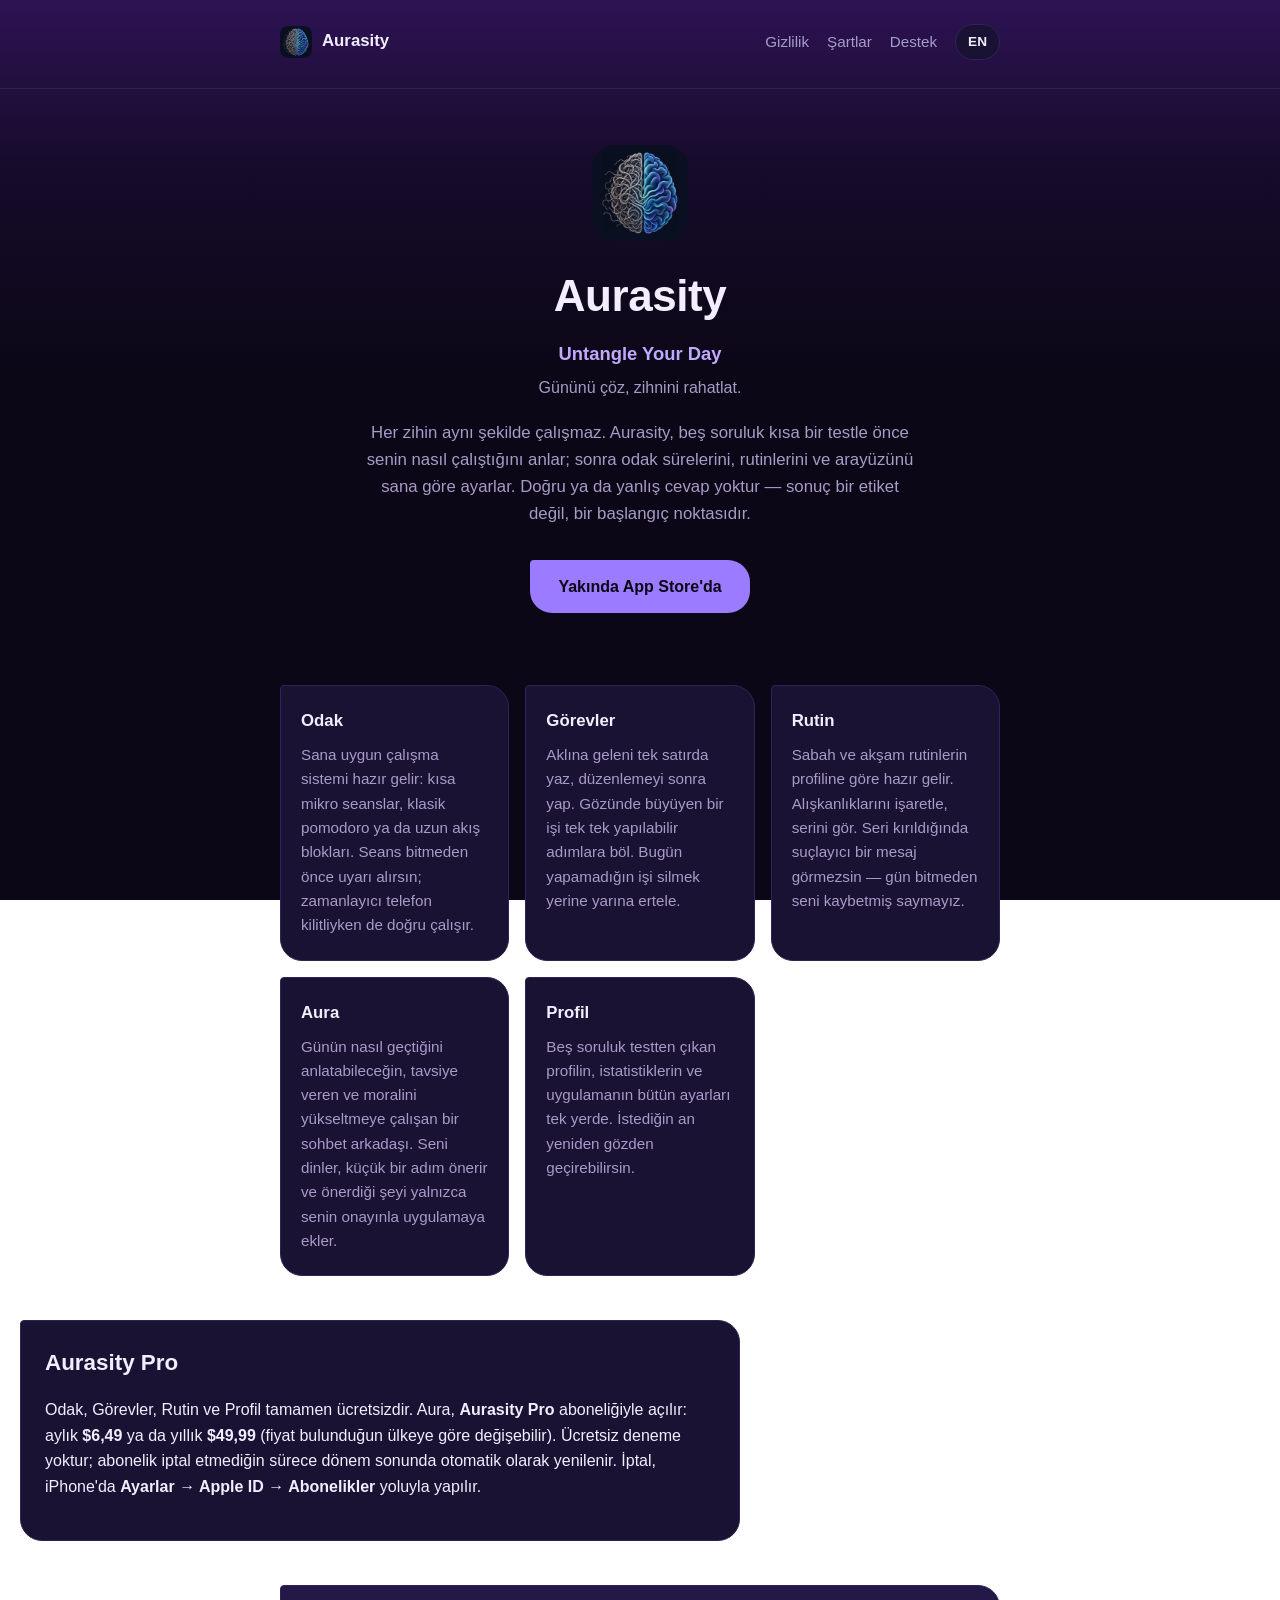
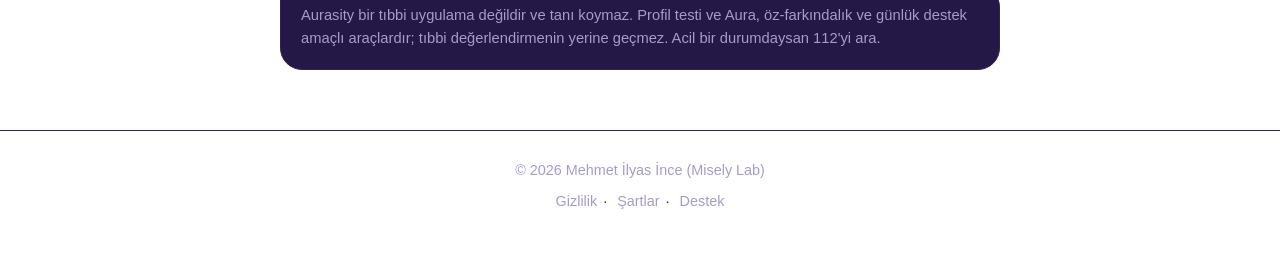
<file: index.html>
<!DOCTYPE html>
<html lang="tr">
<head>
<meta charset="UTF-8">
<meta name="viewport" content="width=device-width, initial-scale=1">
<title>Aurasity: Untangle Your Day</title>
<meta name="description" content="Aurasity; önce senin nasıl çalıştığını anlayan, sonra kendini sana göre ayarlayan bir odak, görev ve rutin uygulaması. Beş soruluk kısa bir profil testiyle başlar.">
<link rel="icon" type="image/png" href="assets/favicon.png">
<link rel="canonical" href="https://inceilyas.github.io/aurasity/">
<link rel="alternate" hreflang="tr" href="https://inceilyas.github.io/aurasity/">
<link rel="alternate" hreflang="en" href="https://inceilyas.github.io/aurasity/en/">
<link rel="stylesheet" href="assets/style.css">
</head>
<body>
<header class="site-header">
  <div class="wrap">
    <a class="brand" href="./">
      <img src="assets/logo.png" alt="Aurasity logosu" width="32" height="32">
      Aurasity
    </a>
    <nav class="top-nav" aria-label="Site menüsü">
      <a href="privacy/">Gizlilik</a>
      <a href="terms/">Şartlar</a>
      <a href="support/">Destek</a>
      <a class="lang-switch" href="en/" hreflang="en">EN</a>
    </nav>
  </div>
</header>

<main>
  <section class="hero wrap">
    <img class="hero-logo" src="assets/logo.png" alt="Aurasity logosu">
    <h1>Aurasity</h1>
    <p class="tagline">Untangle Your Day</p>
    <p class="tagline-tr">Gününü çöz, zihnini rahatlat.</p>
    <p class="lead">
      Her zihin aynı şekilde çalışmaz. Aurasity, beş soruluk kısa bir testle
      önce senin nasıl çalıştığını anlar; sonra odak sürelerini,
      rutinlerini ve arayüzünü sana göre ayarlar. Doğru ya da yanlış cevap
      yoktur — sonuç bir etiket değil, bir başlangıç noktasıdır.
    </p>
    <div class="cta-row">
      <a class="btn-store" href="#">Yakında App Store'da</a>
    </div>
  </section>

  <section class="wrap">
    <div class="features">
      <div class="feature-card">
        <h3>Odak</h3>
        <p>
          Sana uygun çalışma sistemi hazır gelir: kısa mikro seanslar,
          klasik pomodoro ya da uzun akış blokları. Seans bitmeden önce
          uyarı alırsın; zamanlayıcı telefon kilitliyken de doğru çalışır.
        </p>
      </div>
      <div class="feature-card">
        <h3>Görevler</h3>
        <p>
          Aklına geleni tek satırda yaz, düzenlemeyi sonra yap. Gözünde
          büyüyen bir işi tek tek yapılabilir adımlara böl. Bugün
          yapamadığın işi silmek yerine yarına ertele.
        </p>
      </div>
      <div class="feature-card">
        <h3>Rutin</h3>
        <p>
          Sabah ve akşam rutinlerin profiline göre hazır gelir.
          Alışkanlıklarını işaretle, serini gör. Seri kırıldığında
          suçlayıcı bir mesaj görmezsin — gün bitmeden seni kaybetmiş
          saymayız.
        </p>
      </div>
      <div class="feature-card">
        <h3>Aura</h3>
        <p>
          Günün nasıl geçtiğini anlatabileceğin, tavsiye veren ve
          moralini yükseltmeye çalışan bir sohbet arkadaşı. Seni dinler,
          küçük bir adım önerir ve önerdiği şeyi yalnızca senin
          onayınla uygulamaya ekler.
        </p>
      </div>
      <div class="feature-card">
        <h3>Profil</h3>
        <p>
          Beş soruluk testten çıkan profilin, istatistiklerin ve
          uygulamanın bütün ayarları tek yerde. İstediğin an yeniden
          gözden geçirebilirsin.
        </p>
      </div>
    </div>
  </section>

  <section class="block wrap">
    <div class="card">
      <h2>Aurasity Pro</h2>
      <p>
        Odak, Görevler, Rutin ve Profil tamamen ücretsizdir. Aura,
        <strong>Aurasity Pro</strong> aboneliğiyle açılır: aylık
        <strong>$6,49</strong> ya da yıllık <strong>$49,99</strong>
        (fiyat bulunduğun ülkeye göre değişebilir). Ücretsiz deneme
        yoktur; abonelik iptal etmediğin sürece dönem sonunda otomatik
        olarak yenilenir. İptal, iPhone'da <strong>Ayarlar → Apple ID →
        Abonelikler</strong> yoluyla yapılır.
      </p>
    </div>
  </section>

  <section class="wrap">
    <div class="disclaimer">
      Aurasity bir tıbbi uygulama değildir ve tanı koymaz. Profil testi ve
      Aura, öz-farkındalık ve günlük destek amaçlı araçlardır; tıbbi
      değerlendirmenin yerine geçmez. Acil bir durumdaysan 112'yi ara.
    </div>
  </section>
</main>

<footer class="site-footer">
  <div class="wrap">
    <div>© 2026 Mehmet İlyas İnce (Misely Lab)</div>
    <div class="footer-links">
      <a href="privacy/">Gizlilik</a><span>·</span>
      <a href="terms/">Şartlar</a><span>·</span>
      <a href="support/">Destek</a>
    </div>
  </div>
</footer>
</body>
</html>
</file>
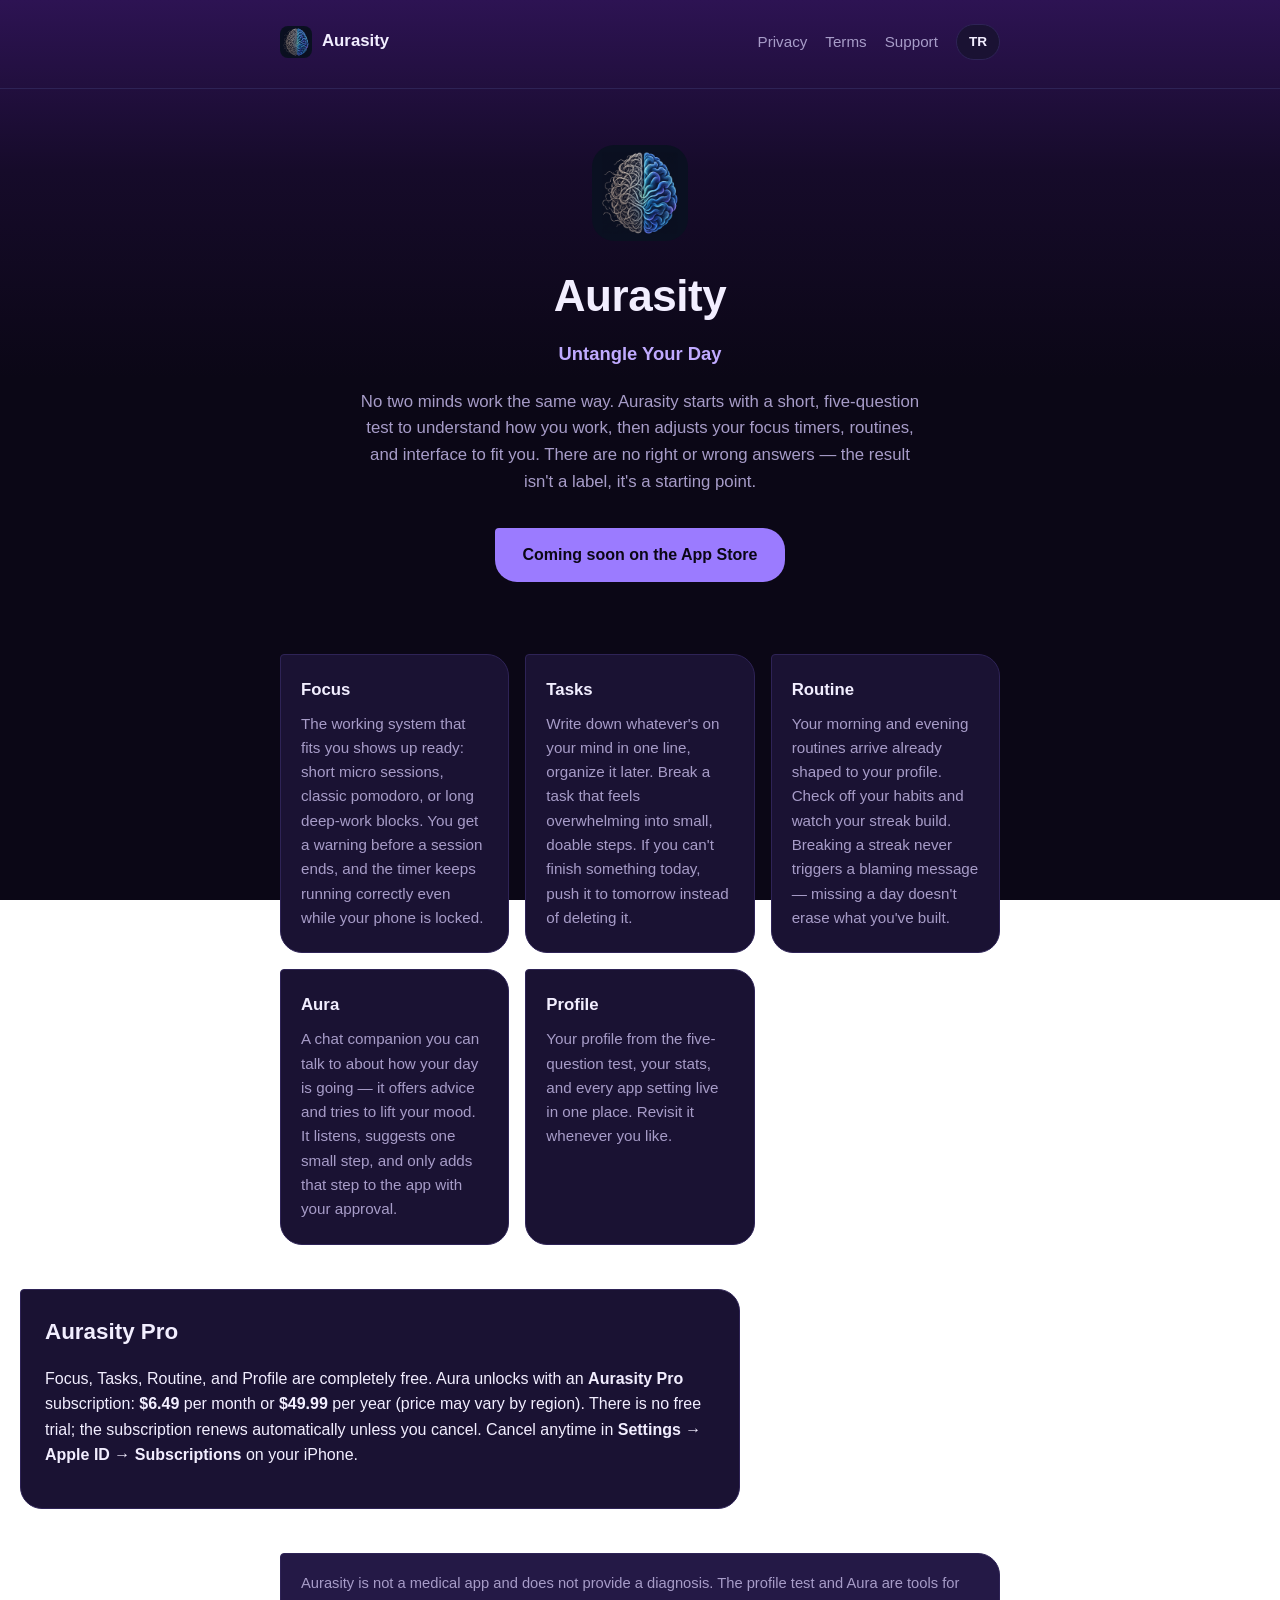
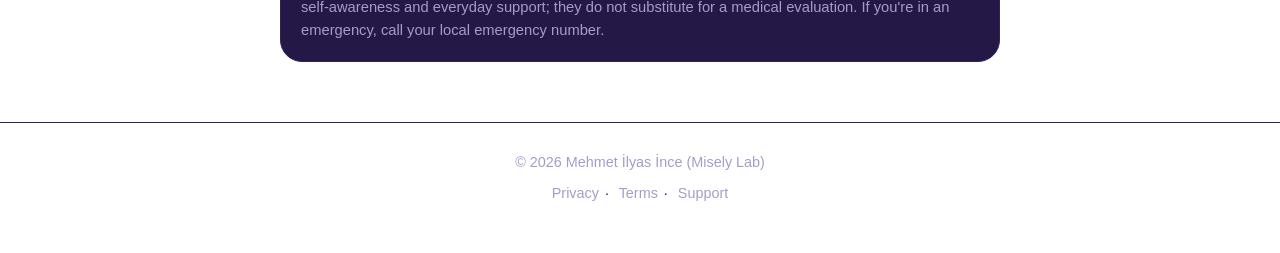
<file: en/index.html>
<!DOCTYPE html>
<html lang="en">
<head>
<meta charset="UTF-8">
<meta name="viewport" content="width=device-width, initial-scale=1">
<title>Aurasity: Untangle Your Day</title>
<meta name="description" content="Aurasity first learns how you work, then adjusts itself to you — a focus, task, and routine app that starts with a short five-question profile.">
<link rel="icon" type="image/png" href="../assets/favicon.png">
<link rel="canonical" href="https://inceilyas.github.io/aurasity/en/">
<link rel="alternate" hreflang="tr" href="https://inceilyas.github.io/aurasity/">
<link rel="alternate" hreflang="en" href="https://inceilyas.github.io/aurasity/en/">
<link rel="stylesheet" href="../assets/style.css">
</head>
<body>
<header class="site-header">
  <div class="wrap">
    <a class="brand" href="./">
      <img src="../assets/logo.png" alt="Aurasity logo" width="32" height="32">
      Aurasity
    </a>
    <nav class="top-nav" aria-label="Site navigation">
      <a href="privacy/">Privacy</a>
      <a href="terms/">Terms</a>
      <a href="support/">Support</a>
      <a class="lang-switch" href="../" hreflang="tr">TR</a>
    </nav>
  </div>
</header>

<main>
  <section class="hero wrap">
    <img class="hero-logo" src="../assets/logo.png" alt="Aurasity logo">
    <h1>Aurasity</h1>
    <p class="tagline">Untangle Your Day</p>
    <p class="lead">
      No two minds work the same way. Aurasity starts with a short,
      five-question test to understand how you work, then adjusts your
      focus timers, routines, and interface to fit you. There are no
      right or wrong answers — the result isn't a label, it's a starting
      point.
    </p>
    <div class="cta-row">
      <a class="btn-store" href="#">Coming soon on the App Store</a>
    </div>
  </section>

  <section class="wrap">
    <div class="features">
      <div class="feature-card">
        <h3>Focus</h3>
        <p>
          The working system that fits you shows up ready: short micro
          sessions, classic pomodoro, or long deep-work blocks. You get a
          warning before a session ends, and the timer keeps running
          correctly even while your phone is locked.
        </p>
      </div>
      <div class="feature-card">
        <h3>Tasks</h3>
        <p>
          Write down whatever's on your mind in one line, organize it
          later. Break a task that feels overwhelming into small,
          doable steps. If you can't finish something today, push it to
          tomorrow instead of deleting it.
        </p>
      </div>
      <div class="feature-card">
        <h3>Routine</h3>
        <p>
          Your morning and evening routines arrive already shaped to
          your profile. Check off your habits and watch your streak
          build. Breaking a streak never triggers a blaming message —
          missing a day doesn't erase what you've built.
        </p>
      </div>
      <div class="feature-card">
        <h3>Aura</h3>
        <p>
          A chat companion you can talk to about how your day is going —
          it offers advice and tries to lift your mood. It listens,
          suggests one small step, and only adds that step to the app
          with your approval.
        </p>
      </div>
      <div class="feature-card">
        <h3>Profile</h3>
        <p>
          Your profile from the five-question test, your stats, and
          every app setting live in one place. Revisit it whenever you
          like.
        </p>
      </div>
    </div>
  </section>

  <section class="block wrap">
    <div class="card">
      <h2>Aurasity Pro</h2>
      <p>
        Focus, Tasks, Routine, and Profile are completely free. Aura
        unlocks with an <strong>Aurasity Pro</strong> subscription: <strong>$6.49</strong>
        per month or <strong>$49.99</strong> per year (price may vary by
        region). There is no free trial; the subscription renews
        automatically unless you cancel. Cancel anytime in
        <strong>Settings → Apple ID → Subscriptions</strong> on your
        iPhone.
      </p>
    </div>
  </section>

  <section class="wrap">
    <div class="disclaimer">
      Aurasity is not a medical app and does not provide a diagnosis. The
      profile test and Aura are tools for self-awareness and everyday
      support; they do not substitute for a medical evaluation. If you're
      in an emergency, call your local emergency number.
    </div>
  </section>
</main>

<footer class="site-footer">
  <div class="wrap">
    <div>© 2026 Mehmet İlyas İnce (Misely Lab)</div>
    <div class="footer-links">
      <a href="privacy/">Privacy</a><span>·</span>
      <a href="terms/">Terms</a><span>·</span>
      <a href="support/">Support</a>
    </div>
  </div>
</footer>
</body>
</html>
</file>
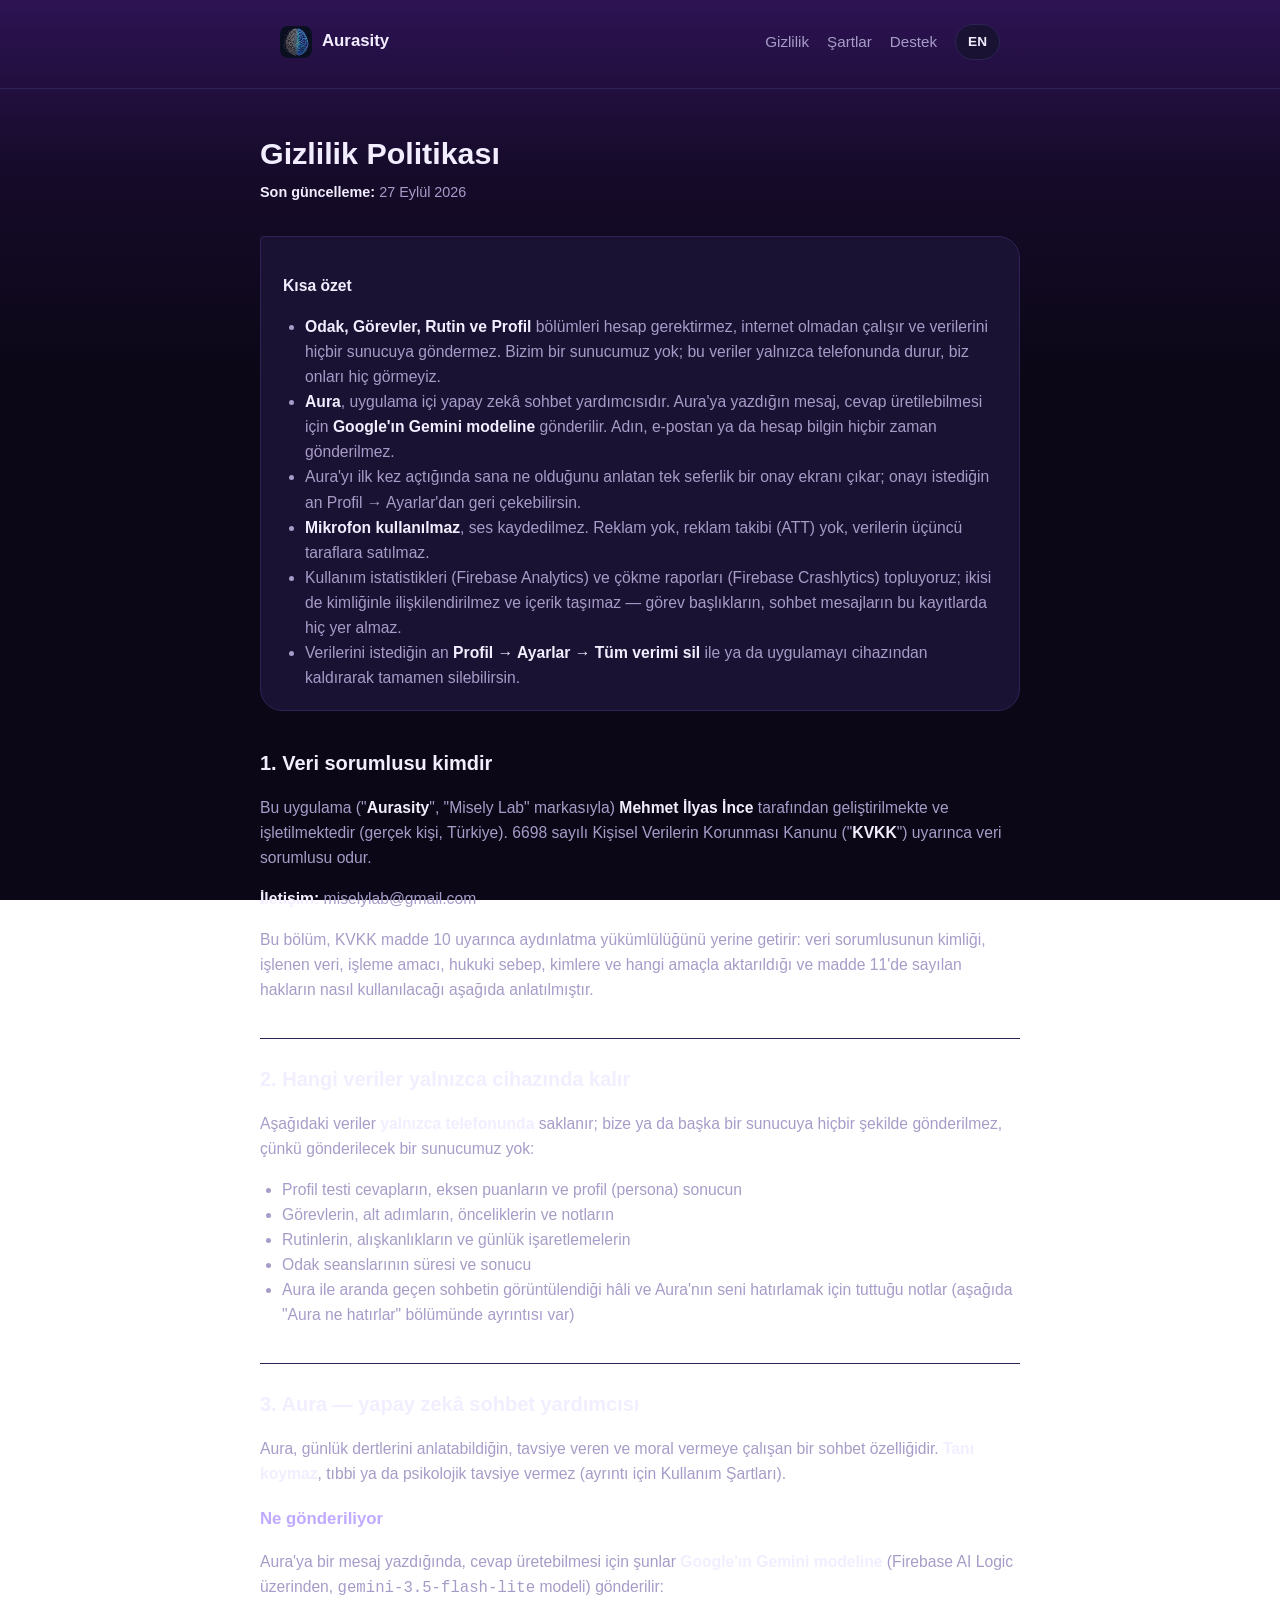
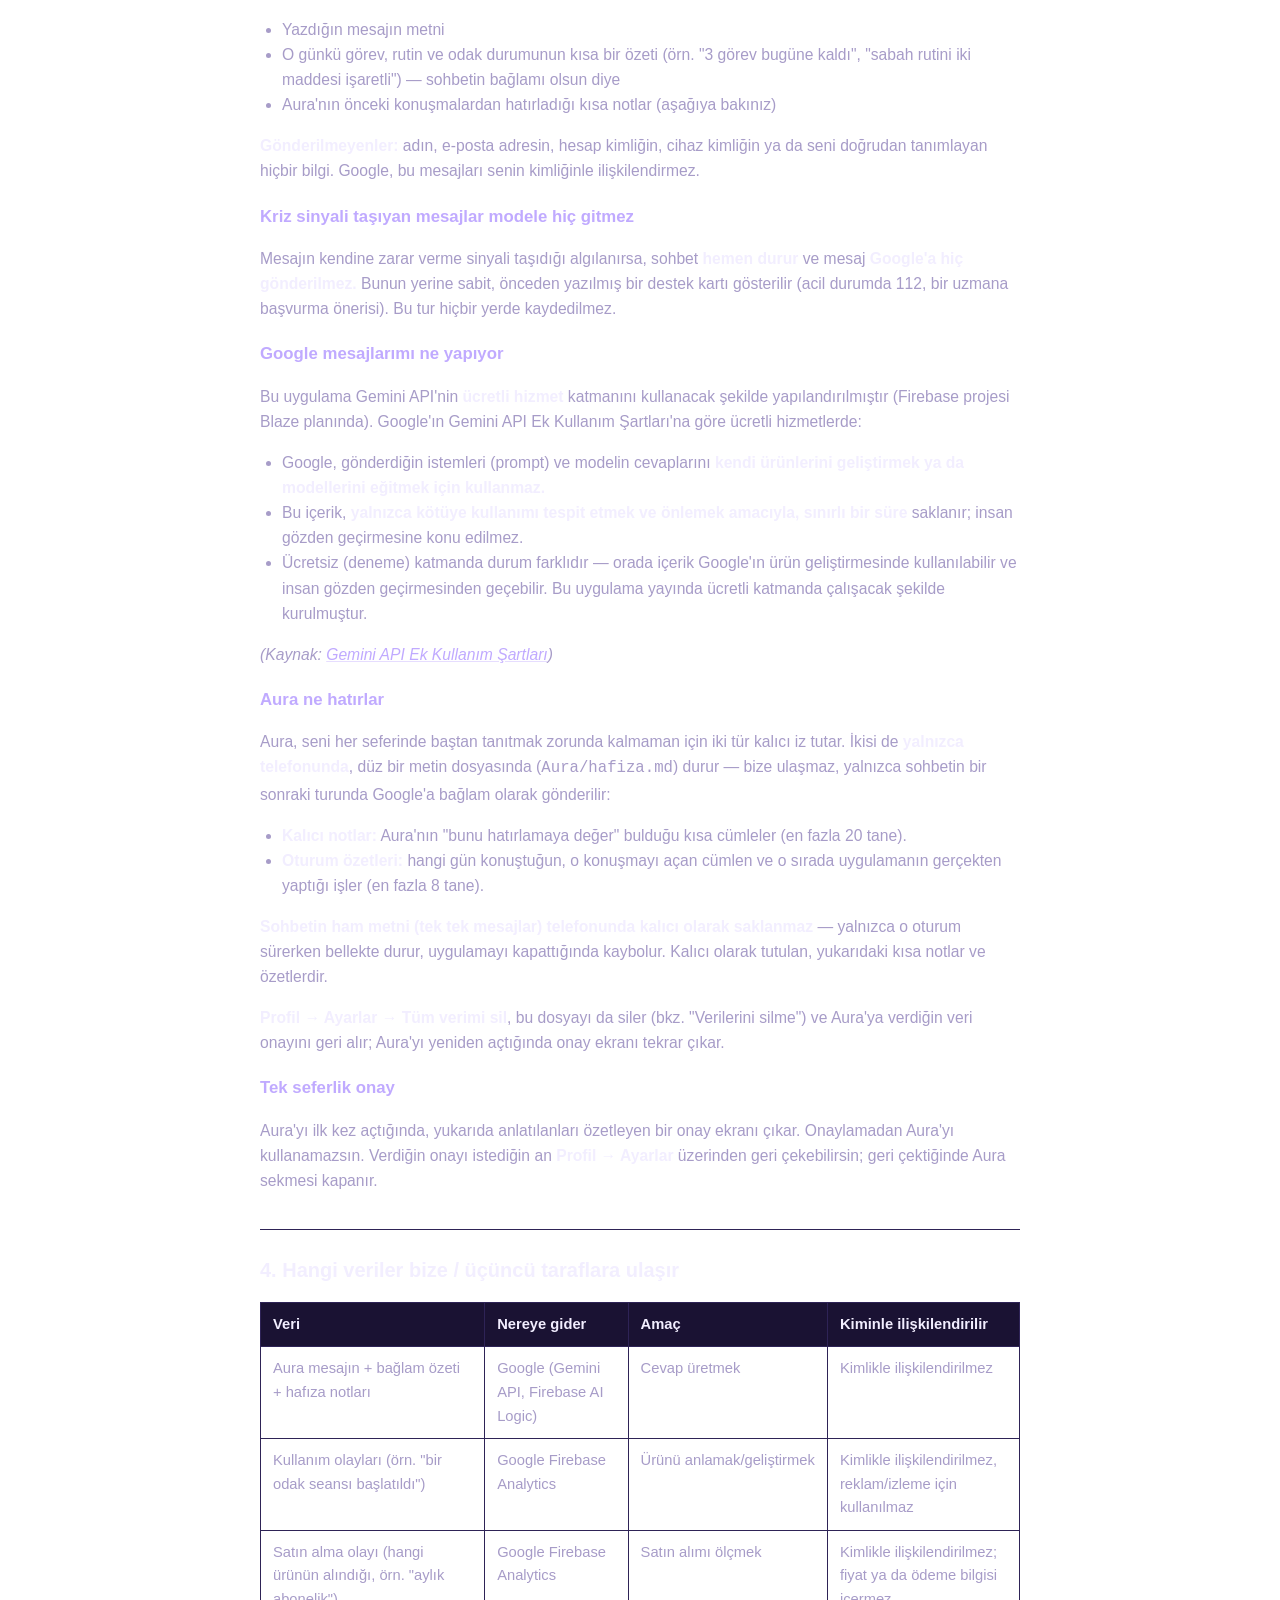
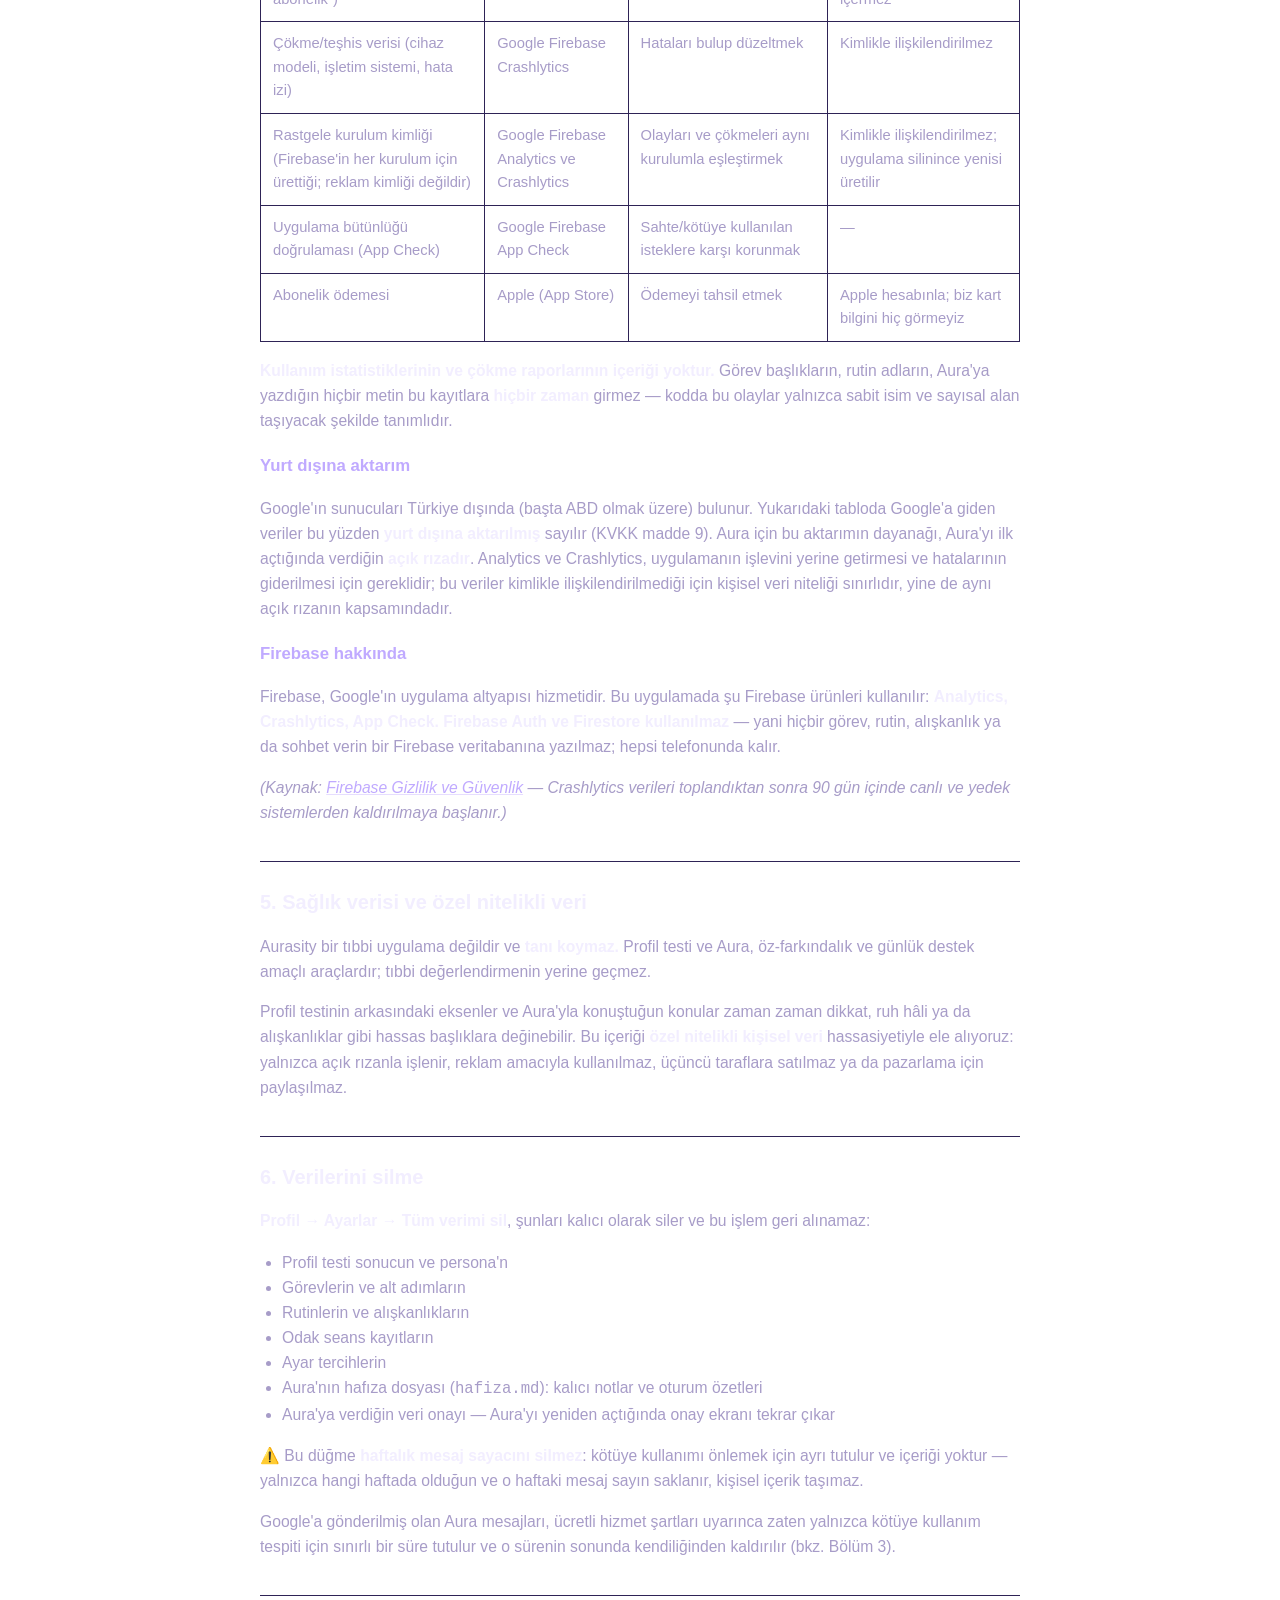
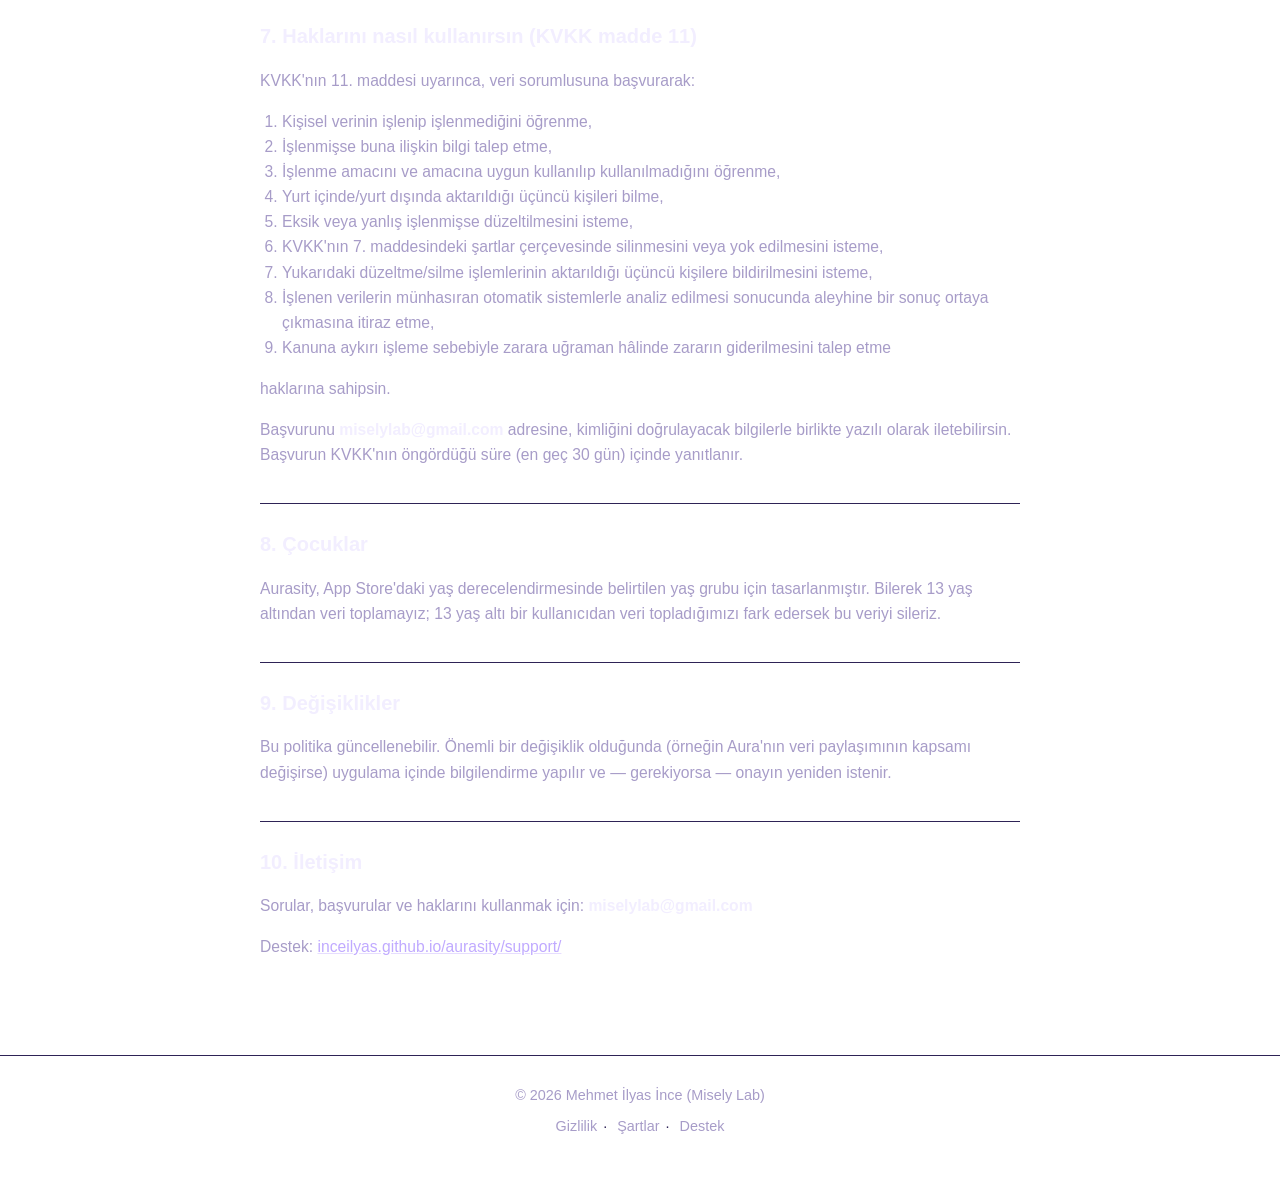
<file: privacy/index.html>
<!DOCTYPE html>
<html lang="tr">
<head>
<meta charset="UTF-8">
<meta name="viewport" content="width=device-width, initial-scale=1">
<title>Gizlilik Politikası — Aurasity</title>
<meta name="description" content="Aurasity uygulamasının gizlilik politikası: hangi veriler cihazda kalır, Aura ile Google'a ne gönderilir, verilerini nasıl silersin.">
<link rel="icon" type="image/png" href="../assets/favicon.png">
<link rel="canonical" href="https://inceilyas.github.io/aurasity/privacy/">
<link rel="alternate" hreflang="tr" href="https://inceilyas.github.io/aurasity/privacy/">
<link rel="alternate" hreflang="en" href="https://inceilyas.github.io/aurasity/en/privacy/">
<link rel="stylesheet" href="../assets/style.css">
</head>
<body>
<header class="site-header">
  <div class="wrap">
    <a class="brand" href="../">
      <img src="../assets/logo.png" alt="Aurasity logosu" width="32" height="32">
      Aurasity
    </a>
    <nav class="top-nav" aria-label="Site menüsü">
      <a href="../privacy/">Gizlilik</a>
      <a href="../terms/">Şartlar</a>
      <a href="../support/">Destek</a>
      <a class="lang-switch" href="../en/privacy/" hreflang="en">EN</a>
    </nav>
  </div>
</header>

<main class="wrap doc">
  <h1>Gizlilik Politikası</h1>
  <p class="updated"><strong>Son güncelleme:</strong> 27 Eylül 2026</p>

  <div class="summary-box">
    <p><strong>Kısa özet</strong></p>
    <ul>
      <li><strong>Odak, Görevler, Rutin ve Profil</strong> bölümleri hesap
        gerektirmez, internet olmadan çalışır ve verilerini hiçbir sunucuya
        göndermez. Bizim bir sunucumuz yok; bu veriler yalnızca telefonunda
        durur, biz onları hiç görmeyiz.</li>
      <li><strong>Aura</strong>, uygulama içi yapay zekâ sohbet
        yardımcısıdır. Aura'ya yazdığın mesaj, cevap üretilebilmesi için
        <strong>Google'ın Gemini modeline</strong> gönderilir. Adın,
        e-postan ya da hesap bilgin hiçbir zaman gönderilmez.</li>
      <li>Aura'yı ilk kez açtığında sana ne olduğunu anlatan tek seferlik
        bir onay ekranı çıkar; onayı istediğin an Profil → Ayarlar'dan
        geri çekebilirsin.</li>
      <li><strong>Mikrofon kullanılmaz</strong>, ses kaydedilmez. Reklam
        yok, reklam takibi (ATT) yok, verilerin üçüncü taraflara satılmaz.</li>
      <li>Kullanım istatistikleri (Firebase Analytics) ve çökme raporları
        (Firebase Crashlytics) topluyoruz; ikisi de kimliğinle
        ilişkilendirilmez ve içerik taşımaz — görev başlıkların, sohbet
        mesajların bu kayıtlarda hiç yer almaz.</li>
      <li>Verilerini istediğin an <strong>Profil → Ayarlar → Tüm verimi
        sil</strong> ile ya da uygulamayı cihazından kaldırarak tamamen
        silebilirsin.</li>
    </ul>
  </div>

  <h2>1. Veri sorumlusu kimdir</h2>
  <p>
    Bu uygulama ("<strong>Aurasity</strong>", "Misely Lab" markasıyla)
    <strong>Mehmet İlyas İnce</strong> tarafından geliştirilmekte ve
    işletilmektedir (gerçek kişi, Türkiye). 6698 sayılı Kişisel Verilerin
    Korunması Kanunu ("<strong>KVKK</strong>") uyarınca veri sorumlusu odur.
  </p>
  <p><strong>İletişim:</strong> miselylab@gmail.com</p>
  <p>
    Bu bölüm, KVKK madde 10 uyarınca aydınlatma yükümlülüğünü yerine
    getirir: veri sorumlusunun kimliği, işlenen veri, işleme amacı, hukuki
    sebep, kimlere ve hangi amaçla aktarıldığı ve madde 11'de sayılan
    hakların nasıl kullanılacağı aşağıda anlatılmıştır.
  </p>

  <h2>2. Hangi veriler yalnızca cihazında kalır</h2>
  <p>
    Aşağıdaki veriler <strong>yalnızca telefonunda</strong> saklanır; bize
    ya da başka bir sunucuya hiçbir şekilde gönderilmez, çünkü gönderilecek
    bir sunucumuz yok:
  </p>
  <ul>
    <li>Profil testi cevapların, eksen puanların ve profil (persona) sonucun</li>
    <li>Görevlerin, alt adımların, önceliklerin ve notların</li>
    <li>Rutinlerin, alışkanlıkların ve günlük işaretlemelerin</li>
    <li>Odak seanslarının süresi ve sonucu</li>
    <li>Aura ile aranda geçen sohbetin görüntülendiği hâli ve Aura'nın seni
      hatırlamak için tuttuğu notlar (aşağıda "Aura ne hatırlar" bölümünde
      ayrıntısı var)</li>
  </ul>

  <h2>3. Aura — yapay zekâ sohbet yardımcısı</h2>
  <p>
    Aura, günlük dertlerini anlatabildiğin, tavsiye veren ve moral vermeye
    çalışan bir sohbet özelliğidir. <strong>Tanı koymaz</strong>, tıbbi ya
    da psikolojik tavsiye vermez (ayrıntı için Kullanım Şartları).
  </p>

  <h3>Ne gönderiliyor</h3>
  <p>
    Aura'ya bir mesaj yazdığında, cevap üretebilmesi için şunlar
    <strong>Google'ın Gemini modeline</strong> (Firebase AI Logic
    üzerinden, <code>gemini-3.5-flash-lite</code> modeli) gönderilir:
  </p>
  <ul>
    <li>Yazdığın mesajın metni</li>
    <li>O günkü görev, rutin ve odak durumunun kısa bir özeti (örn. "3
      görev bugüne kaldı", "sabah rutini iki maddesi işaretli") — sohbetin
      bağlamı olsun diye</li>
    <li>Aura'nın önceki konuşmalardan hatırladığı kısa notlar (aşağıya
      bakınız)</li>
  </ul>
  <p>
    <strong>Gönderilmeyenler:</strong> adın, e-posta adresin, hesap
    kimliğin, cihaz kimliğin ya da seni doğrudan tanımlayan hiçbir bilgi.
    Google, bu mesajları senin kimliğinle ilişkilendirmez.
  </p>

  <h3>Kriz sinyali taşıyan mesajlar modele hiç gitmez</h3>
  <p>
    Mesajın kendine zarar verme sinyali taşıdığı algılanırsa, sohbet
    <strong>hemen durur</strong> ve mesaj <strong>Google'a hiç
    gönderilmez.</strong> Bunun yerine sabit, önceden yazılmış bir destek
    kartı gösterilir (acil durumda 112, bir uzmana başvurma önerisi). Bu
    tur hiçbir yerde kaydedilmez.
  </p>

  <h3>Google mesajlarımı ne yapıyor</h3>
  <p>
    Bu uygulama Gemini API'nin <strong>ücretli hizmet</strong> katmanını
    kullanacak şekilde yapılandırılmıştır (Firebase projesi Blaze
    planında). Google'ın Gemini API Ek Kullanım Şartları'na göre ücretli
    hizmetlerde:
  </p>
  <ul>
    <li>Google, gönderdiğin istemleri (prompt) ve modelin cevaplarını
      <strong>kendi ürünlerini geliştirmek ya da modellerini eğitmek için
      kullanmaz.</strong></li>
    <li>Bu içerik, <strong>yalnızca kötüye kullanımı tespit etmek ve
      önlemek amacıyla, sınırlı bir süre</strong> saklanır; insan gözden
      geçirmesine konu edilmez.</li>
    <li>Ücretsiz (deneme) katmanda durum farklıdır — orada içerik
      Google'ın ürün geliştirmesinde kullanılabilir ve insan gözden
      geçirmesinden geçebilir. Bu uygulama yayında ücretli katmanda
      çalışacak şekilde kurulmuştur.</li>
  </ul>
  <p>
    <em>(Kaynak:
    <a href="https://ai.google.dev/gemini-api/terms" rel="nofollow noopener" target="_blank">Gemini API Ek Kullanım Şartları</a>)</em>
  </p>

  <h3>Aura ne hatırlar</h3>
  <p>
    Aura, seni her seferinde baştan tanıtmak zorunda kalmaman için iki tür
    kalıcı iz tutar. İkisi de <strong>yalnızca telefonunda</strong>, düz
    bir metin dosyasında (<code>Aura/hafiza.md</code>) durur — bize
    ulaşmaz, yalnızca sohbetin bir sonraki turunda Google'a bağlam olarak
    gönderilir:
  </p>
  <ul>
    <li><strong>Kalıcı notlar:</strong> Aura'nın "bunu hatırlamaya değer"
      bulduğu kısa cümleler (en fazla 20 tane).</li>
    <li><strong>Oturum özetleri:</strong> hangi gün konuştuğun, o
      konuşmayı açan cümlen ve o sırada uygulamanın gerçekten yaptığı
      işler (en fazla 8 tane).</li>
  </ul>
  <p>
    <strong>Sohbetin ham metni (tek tek mesajlar) telefonunda kalıcı
    olarak saklanmaz</strong> — yalnızca o oturum sürerken bellekte durur,
    uygulamayı kapattığında kaybolur. Kalıcı olarak tutulan, yukarıdaki
    kısa notlar ve özetlerdir.
  </p>
  <p>
    <strong>Profil → Ayarlar → Tüm verimi sil</strong>, bu dosyayı da siler
    (bkz. "Verilerini silme") ve Aura'ya verdiğin veri onayını geri alır;
    Aura'yı yeniden açtığında onay ekranı tekrar çıkar.
  </p>

  <h3>Tek seferlik onay</h3>
  <p>
    Aura'yı ilk kez açtığında, yukarıda anlatılanları özetleyen bir onay
    ekranı çıkar. Onaylamadan Aura'yı kullanamazsın. Verdiğin onayı
    istediğin an <strong>Profil → Ayarlar</strong> üzerinden geri
    çekebilirsin; geri çektiğinde Aura sekmesi kapanır.
  </p>

  <h2>4. Hangi veriler bize / üçüncü taraflara ulaşır</h2>
  <table>
    <thead>
      <tr><th>Veri</th><th>Nereye gider</th><th>Amaç</th><th>Kiminle ilişkilendirilir</th></tr>
    </thead>
    <tbody>
      <tr>
        <td>Aura mesajın + bağlam özeti + hafıza notları</td>
        <td>Google (Gemini API, Firebase AI Logic)</td>
        <td>Cevap üretmek</td>
        <td>Kimlikle ilişkilendirilmez</td>
      </tr>
      <tr>
        <td>Kullanım olayları (örn. "bir odak seansı başlatıldı")</td>
        <td>Google Firebase Analytics</td>
        <td>Ürünü anlamak/geliştirmek</td>
        <td>Kimlikle ilişkilendirilmez, reklam/izleme için kullanılmaz</td>
      </tr>
      <tr>
        <td>Satın alma olayı (hangi ürünün alındığı, örn. "aylık abonelik")</td>
        <td>Google Firebase Analytics</td>
        <td>Satın alımı ölçmek</td>
        <td>Kimlikle ilişkilendirilmez; fiyat ya da ödeme bilgisi içermez</td>
      </tr>
      <tr>
        <td>Çökme/teşhis verisi (cihaz modeli, işletim sistemi, hata izi)</td>
        <td>Google Firebase Crashlytics</td>
        <td>Hataları bulup düzeltmek</td>
        <td>Kimlikle ilişkilendirilmez</td>
      </tr>
      <tr>
        <td>Rastgele kurulum kimliği (Firebase'in her kurulum için ürettiği; reklam kimliği değildir)</td>
        <td>Google Firebase Analytics ve Crashlytics</td>
        <td>Olayları ve çökmeleri aynı kurulumla eşleştirmek</td>
        <td>Kimlikle ilişkilendirilmez; uygulama silinince yenisi üretilir</td>
      </tr>
      <tr>
        <td>Uygulama bütünlüğü doğrulaması (App Check)</td>
        <td>Google Firebase App Check</td>
        <td>Sahte/kötüye kullanılan isteklere karşı korunmak</td>
        <td>—</td>
      </tr>
      <tr>
        <td>Abonelik ödemesi</td>
        <td>Apple (App Store)</td>
        <td>Ödemeyi tahsil etmek</td>
        <td>Apple hesabınla; biz kart bilgini hiç görmeyiz</td>
      </tr>
    </tbody>
  </table>
  <p>
    <strong>Kullanım istatistiklerinin ve çökme raporlarının içeriği
    yoktur.</strong> Görev başlıkların, rutin adların, Aura'ya yazdığın
    hiçbir metin bu kayıtlara <strong>hiçbir zaman</strong> girmez — kodda
    bu olaylar yalnızca sabit isim ve sayısal alan taşıyacak şekilde
    tanımlıdır.
  </p>

  <h3>Yurt dışına aktarım</h3>
  <p>
    Google'ın sunucuları Türkiye dışında (başta ABD olmak üzere) bulunur.
    Yukarıdaki tabloda Google'a giden veriler bu yüzden <strong>yurt
    dışına aktarılmış</strong> sayılır (KVKK madde 9). Aura için bu
    aktarımın dayanağı, Aura'yı ilk açtığında verdiğin <strong>açık
    rızadır</strong>. Analytics ve Crashlytics, uygulamanın işlevini
    yerine getirmesi ve hatalarının giderilmesi için gereklidir; bu
    veriler kimlikle ilişkilendirilmediği için kişisel veri niteliği
    sınırlıdır, yine de aynı açık rızanın kapsamındadır.
  </p>

  <h3>Firebase hakkında</h3>
  <p>
    Firebase, Google'ın uygulama altyapısı hizmetidir. Bu uygulamada şu
    Firebase ürünleri kullanılır: <strong>Analytics, Crashlytics, App
    Check.</strong> <strong>Firebase Auth ve Firestore kullanılmaz</strong>
    — yani hiçbir görev, rutin, alışkanlık ya da sohbet verin bir Firebase
    veritabanına yazılmaz; hepsi telefonunda kalır.
  </p>
  <p>
    <em>(Kaynak:
    <a href="https://firebase.google.com/support/privacy" rel="nofollow noopener" target="_blank">Firebase Gizlilik ve Güvenlik</a>
    — Crashlytics verileri toplandıktan sonra 90 gün içinde canlı ve yedek
    sistemlerden kaldırılmaya başlanır.)</em>
  </p>

  <h2>5. Sağlık verisi ve özel nitelikli veri</h2>
  <p>
    Aurasity bir tıbbi uygulama değildir ve <strong>tanı koymaz.</strong>
    Profil testi ve Aura, öz-farkındalık ve günlük destek amaçlı
    araçlardır; tıbbi değerlendirmenin yerine geçmez.
  </p>
  <p>
    Profil testinin arkasındaki eksenler ve Aura'yla konuştuğun konular
    zaman zaman dikkat, ruh hâli ya da alışkanlıklar gibi hassas
    başlıklara değinebilir. Bu içeriği <strong>özel nitelikli kişisel
    veri</strong> hassasiyetiyle ele alıyoruz: yalnızca açık rızanla
    işlenir, reklam amacıyla kullanılmaz, üçüncü taraflara satılmaz ya da
    pazarlama için paylaşılmaz.
  </p>

  <h2>6. Verilerini silme</h2>
  <p>
    <strong>Profil → Ayarlar → Tüm verimi sil</strong>, şunları kalıcı
    olarak siler ve bu işlem geri alınamaz:
  </p>
  <ul>
    <li>Profil testi sonucun ve persona'n</li>
    <li>Görevlerin ve alt adımların</li>
    <li>Rutinlerin ve alışkanlıkların</li>
    <li>Odak seans kayıtların</li>
    <li>Ayar tercihlerin</li>
    <li>Aura'nın hafıza dosyası (<code>hafiza.md</code>): kalıcı notlar ve
      oturum özetleri</li>
    <li>Aura'ya verdiğin veri onayı — Aura'yı yeniden açtığında onay
      ekranı tekrar çıkar</li>
  </ul>
  <p>
    ⚠️ Bu düğme <strong>haftalık mesaj sayacını silmez</strong>: kötüye
    kullanımı önlemek için ayrı tutulur ve içeriği yoktur — yalnızca
    hangi haftada olduğun ve o haftaki mesaj sayın saklanır, kişisel
    içerik taşımaz.
  </p>
  <p>
    Google'a gönderilmiş olan Aura mesajları, ücretli hizmet şartları
    uyarınca zaten yalnızca kötüye kullanım tespiti için sınırlı bir süre
    tutulur ve o sürenin sonunda kendiliğinden kaldırılır (bkz. Bölüm 3).
  </p>

  <h2>7. Haklarını nasıl kullanırsın (KVKK madde 11)</h2>
  <p>
    KVKK'nın 11. maddesi uyarınca, veri sorumlusuna başvurarak:
  </p>
  <ol>
    <li>Kişisel verinin işlenip işlenmediğini öğrenme,</li>
    <li>İşlenmişse buna ilişkin bilgi talep etme,</li>
    <li>İşlenme amacını ve amacına uygun kullanılıp kullanılmadığını
      öğrenme,</li>
    <li>Yurt içinde/yurt dışında aktarıldığı üçüncü kişileri bilme,</li>
    <li>Eksik veya yanlış işlenmişse düzeltilmesini isteme,</li>
    <li>KVKK'nın 7. maddesindeki şartlar çerçevesinde silinmesini veya yok
      edilmesini isteme,</li>
    <li>Yukarıdaki düzeltme/silme işlemlerinin aktarıldığı üçüncü
      kişilere bildirilmesini isteme,</li>
    <li>İşlenen verilerin münhasıran otomatik sistemlerle analiz edilmesi
      sonucunda aleyhine bir sonuç ortaya çıkmasına itiraz etme,</li>
    <li>Kanuna aykırı işleme sebebiyle zarara uğraman hâlinde zararın
      giderilmesini talep etme</li>
  </ol>
  <p>haklarına sahipsin.</p>
  <p>
    Başvurunu <strong>miselylab@gmail.com</strong> adresine, kimliğini
    doğrulayacak bilgilerle birlikte yazılı olarak iletebilirsin.
    Başvurun KVKK'nın öngördüğü süre (en geç 30 gün) içinde yanıtlanır.
  </p>

  <h2>8. Çocuklar</h2>
  <p>
    Aurasity, App Store'daki yaş derecelendirmesinde belirtilen yaş grubu
    için tasarlanmıştır. Bilerek 13 yaş altından veri toplamayız; 13 yaş
    altı bir kullanıcıdan veri topladığımızı fark edersek bu veriyi
    sileriz.
  </p>

  <h2>9. Değişiklikler</h2>
  <p>
    Bu politika güncellenebilir. Önemli bir değişiklik olduğunda (örneğin
    Aura'nın veri paylaşımının kapsamı değişirse) uygulama içinde
    bilgilendirme yapılır ve — gerekiyorsa — onayın yeniden istenir.
  </p>

  <h2>10. İletişim</h2>
  <p>
    Sorular, başvurular ve haklarını kullanmak için:
    <strong>miselylab@gmail.com</strong>
  </p>
  <p>Destek: <a href="../support/">inceilyas.github.io/aurasity/support/</a></p>
</main>

<footer class="site-footer">
  <div class="wrap">
    <div>© 2026 Mehmet İlyas İnce (Misely Lab)</div>
    <div class="footer-links">
      <a href="../privacy/">Gizlilik</a><span>·</span>
      <a href="../terms/">Şartlar</a><span>·</span>
      <a href="../support/">Destek</a>
    </div>
  </div>
</footer>
</body>
</html>
</file>
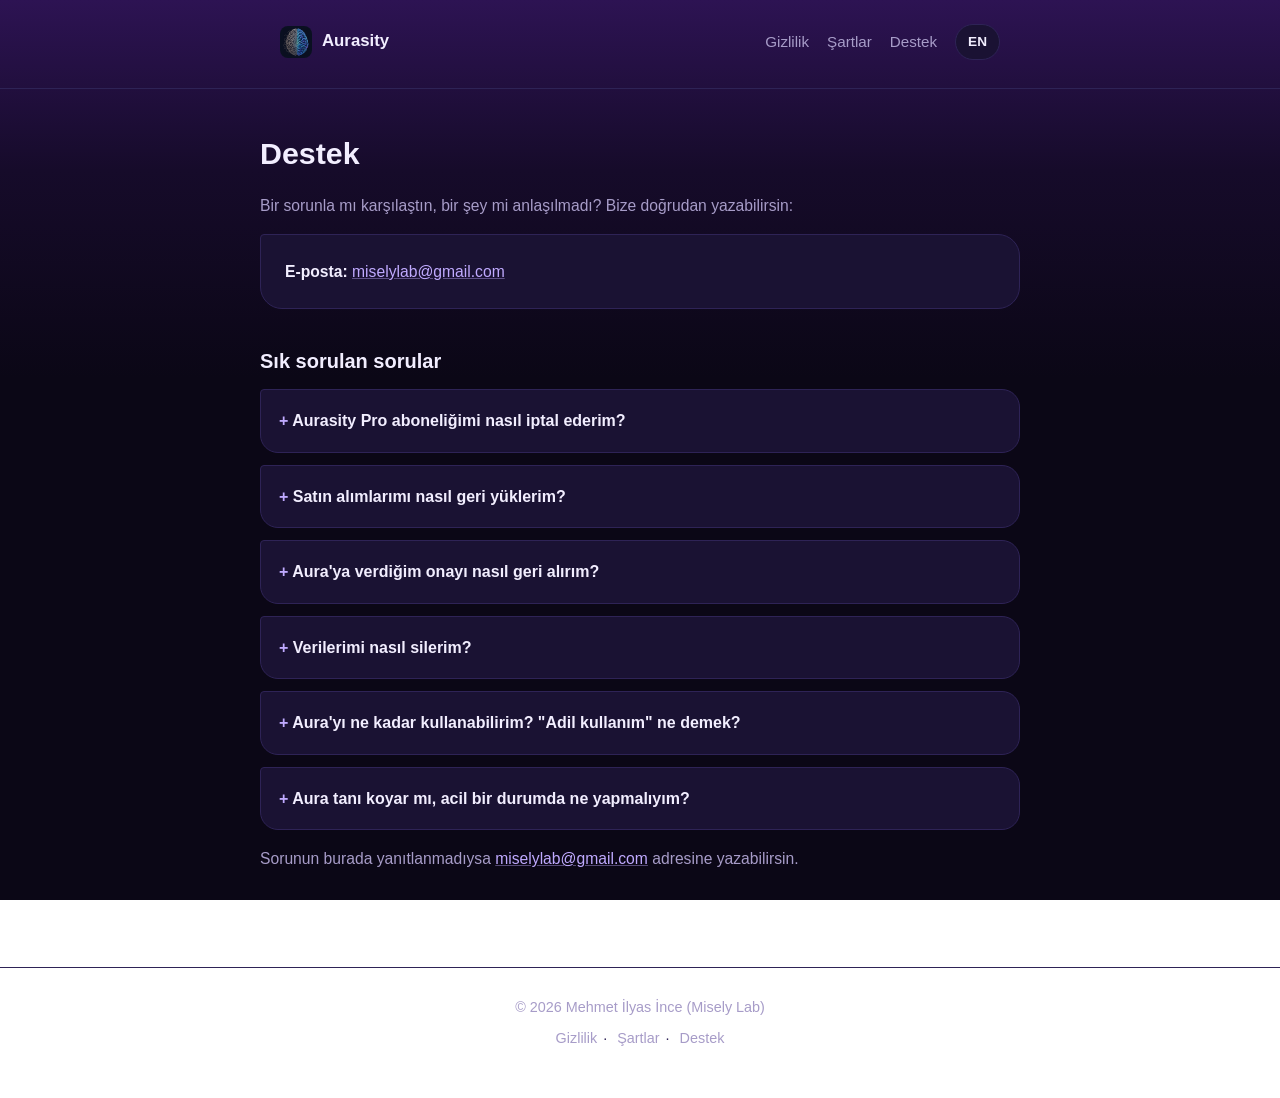
<file: support/index.html>
<!DOCTYPE html>
<html lang="tr">
<head>
<meta charset="UTF-8">
<meta name="viewport" content="width=device-width, initial-scale=1">
<title>Destek — Aurasity</title>
<meta name="description" content="Aurasity için destek: iletişim, abonelik iptali, satın alımları geri yükleme, veri silme ve sık sorulan sorular.">
<link rel="icon" type="image/png" href="../assets/favicon.png">
<link rel="canonical" href="https://inceilyas.github.io/aurasity/support/">
<link rel="alternate" hreflang="tr" href="https://inceilyas.github.io/aurasity/support/">
<link rel="alternate" hreflang="en" href="https://inceilyas.github.io/aurasity/en/support/">
<link rel="stylesheet" href="../assets/style.css">
</head>
<body>
<header class="site-header">
  <div class="wrap">
    <a class="brand" href="../">
      <img src="../assets/logo.png" alt="Aurasity logosu" width="32" height="32">
      Aurasity
    </a>
    <nav class="top-nav" aria-label="Site menüsü">
      <a href="../privacy/">Gizlilik</a>
      <a href="../terms/">Şartlar</a>
      <a href="../support/">Destek</a>
      <a class="lang-switch" href="../en/support/" hreflang="en">EN</a>
    </nav>
  </div>
</header>

<main class="wrap doc">
  <h1>Destek</h1>
  <p>
    Bir sorunla mı karşılaştın, bir şey mi anlaşılmadı? Bize doğrudan
    yazabilirsin:
  </p>
  <div class="card" style="margin-bottom: 32px;">
    <p style="margin:0;">
      <strong>E-posta:</strong>
      <a href="mailto:miselylab@gmail.com">miselylab@gmail.com</a>
    </p>
  </div>

  <h2>Sık sorulan sorular</h2>

  <details class="faq">
    <summary>Aurasity Pro aboneliğimi nasıl iptal ederim?</summary>
    <p>
      Abonelik iptali App Store üzerinden yönetilir, uygulama içinden
      yapılmaz. iPhone'unda:
      <strong>Ayarlar → [adın] → Abonelikler → Aurasity Pro → Aboneliği
      İptal Et</strong> yolunu izle. İptal, mevcut ödediğin dönem
      bitmeden en az 24 saat önce yapılmalıdır; iptal ettiğinde ödediğin
      dönemin sonuna kadar Aura'yı kullanmaya devam edersin.
    </p>
  </details>

  <details class="faq">
    <summary>Satın alımlarımı nasıl geri yüklerim?</summary>
    <p>
      Aurasity Pro'yu daha önce satın aldıysan ve yeni bir cihaza geçtiysen
      ya da uygulamayı yeniden kurduysan, <strong>Profil → Ayarlar</strong>
      bölümündeki "Satın alımları geri yükle" seçeneğiyle aboneliğini
      aynı Apple hesabında yeniden etkinleştirebilirsin.
    </p>
  </details>

  <details class="faq">
    <summary>Aura'ya verdiğim onayı nasıl geri alırım?</summary>
    <p>
      Aura'yı ilk açtığında verdiğin onayı istediğin an
      <strong>Profil → Ayarlar</strong> üzerinden geri çekebilirsin. Geri
      çektiğinde Aura sekmesi kapanır ve mesajların Google'a
      gönderilmeye devam etmez.
    </p>
  </details>

  <details class="faq">
    <summary>Verilerimi nasıl silerim?</summary>
    <p>
      <strong>Profil → Ayarlar → Tüm verimi sil</strong> yolunu izleyerek
      profil sonucunu, görevlerini, rutinlerini, alışkanlıklarını, odak
      seans kayıtlarını, ayar tercihlerini ve Aura'nın hafıza dosyasını
      (kalıcı notlar ve oturum özetleri) kalıcı olarak silebilirsin; bu
      işlem geri alınamaz ve Aura'ya verdiğin veri onayını da geri alır.
      Kötüye kullanımı önlemek için tutulan haftalık mesaj sayacı bu
      silmenin dışındadır. Ayrıntı için
      <a href="../privacy/">Gizlilik Politikası</a>'na bakabilirsin.
    </p>
  </details>

  <details class="faq">
    <summary>Aura'yı ne kadar kullanabilirim? "Adil kullanım" ne demek?</summary>
    <p>
      Herkesin Aura'ya adil bir şekilde erişebilmesi için kişi başına
      haftada 100 mesajlık bir sınır uygulanır; sayaç her pazartesi
      sıfırlanır. Sınıra yaklaştığında yumuşak bir hatırlatma görürsün;
      sınıra ulaştığında Aura pazartesi günü yenileneceğini söyler.
    </p>
  </details>

  <details class="faq">
    <summary>Aura tanı koyar mı, acil bir durumda ne yapmalıyım?</summary>
    <p>
      Hayır. Aura tanı koymaz, tıbbi ya da psikolojik tavsiye vermez —
      günlük dertlerini dinleyen, moral vermeye çalışan bir sohbet
      yardımcısıdır. Acil bir durumdaysan Aura'yı beklemeden
      <strong>112</strong>'yi ara; ruh sağlığınla ilgili ciddi bir kaygın
      varsa bir uzmana danış.
    </p>
  </details>

  <p>
    Sorunun burada yanıtlanmadıysa
    <a href="mailto:miselylab@gmail.com">miselylab@gmail.com</a>
    adresine yazabilirsin.
  </p>
</main>

<footer class="site-footer">
  <div class="wrap">
    <div>© 2026 Mehmet İlyas İnce (Misely Lab)</div>
    <div class="footer-links">
      <a href="../privacy/">Gizlilik</a><span>·</span>
      <a href="../terms/">Şartlar</a><span>·</span>
      <a href="../support/">Destek</a>
    </div>
  </div>
</footer>
</body>
</html>
</file>
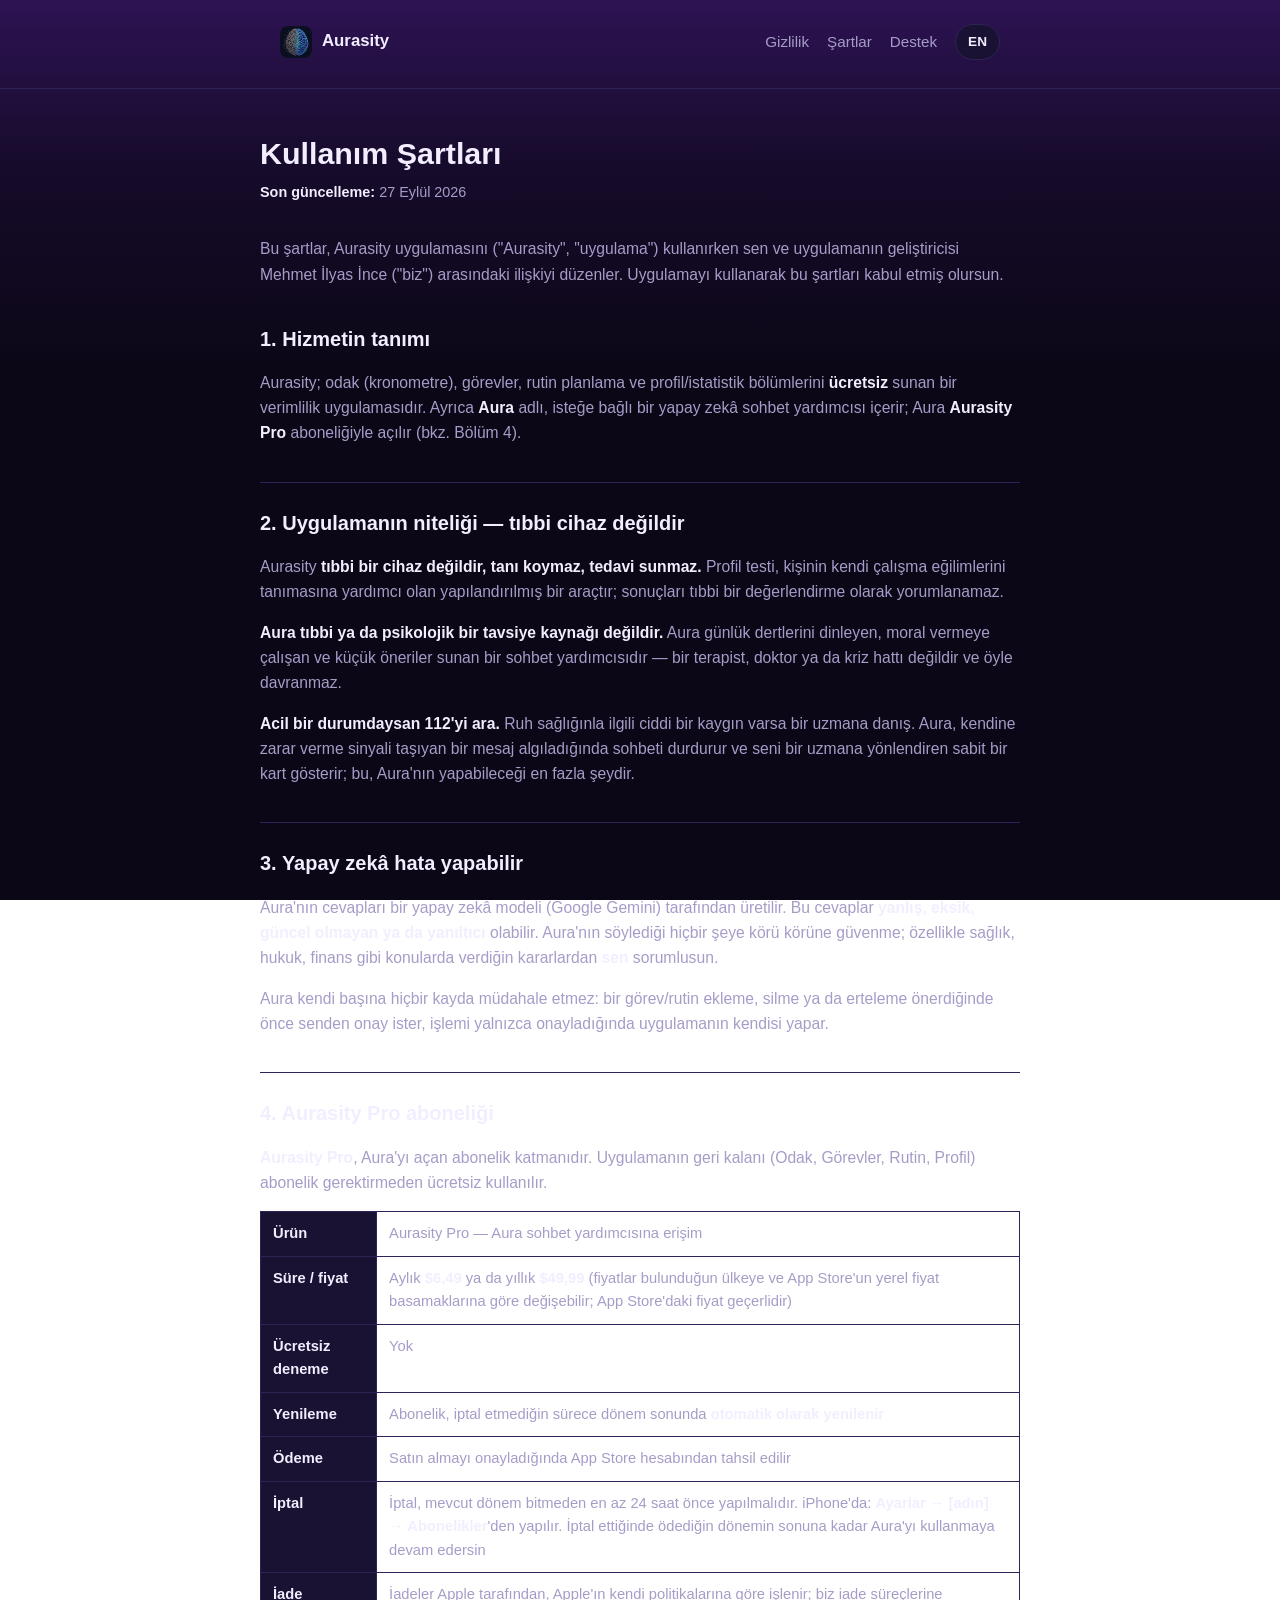
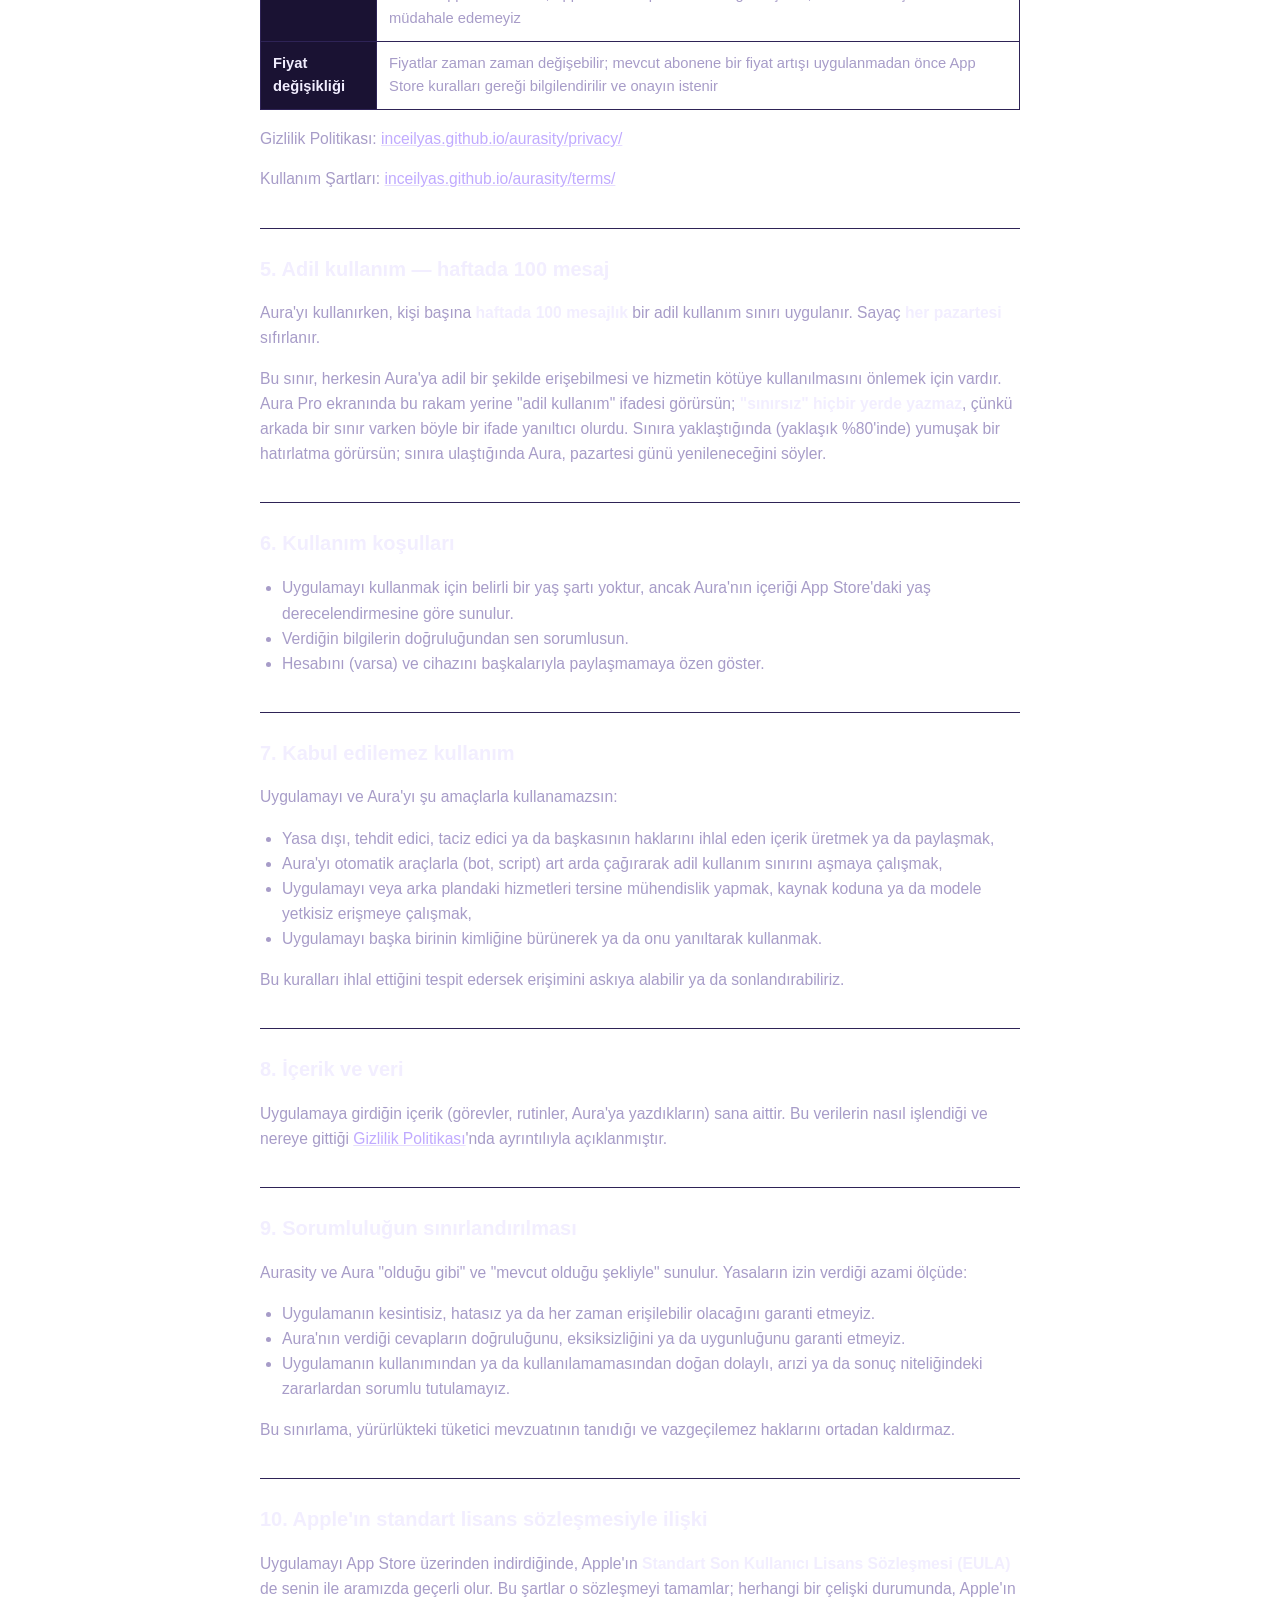
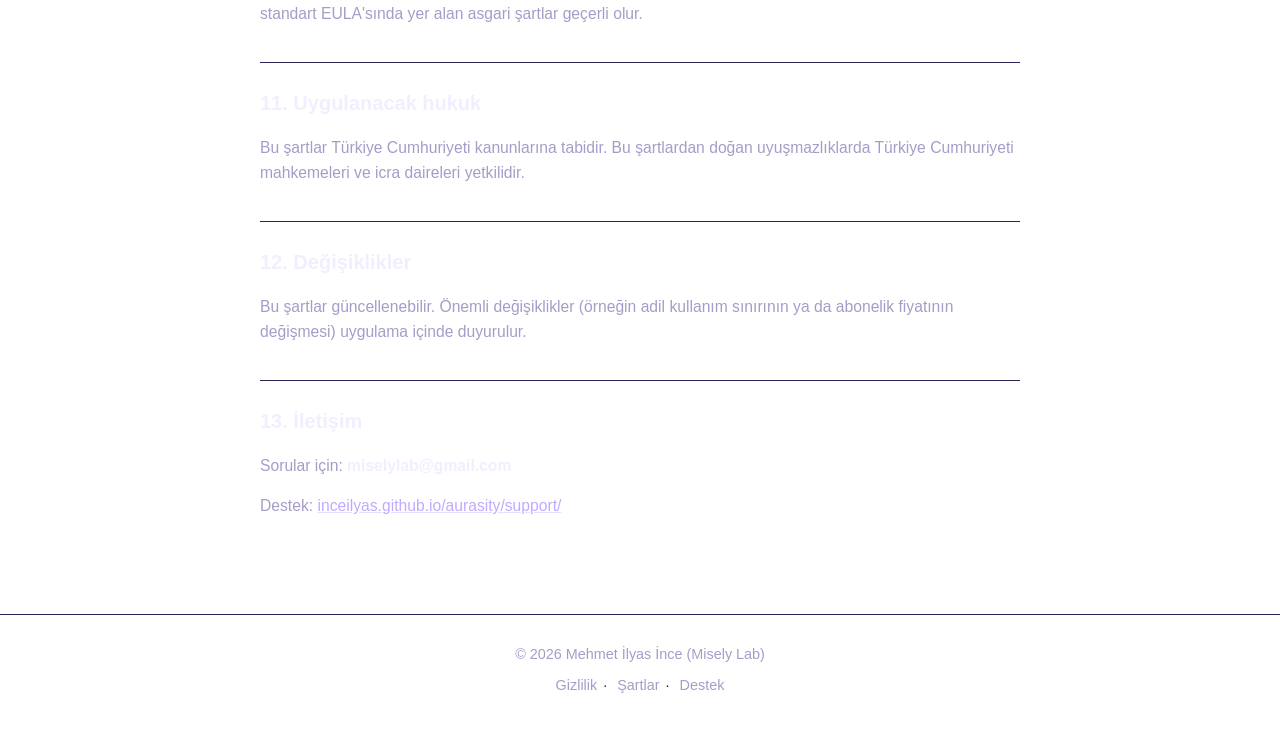
<file: terms/index.html>
<!DOCTYPE html>
<html lang="tr">
<head>
<meta charset="UTF-8">
<meta name="viewport" content="width=device-width, initial-scale=1">
<title>Kullanım Şartları — Aurasity</title>
<meta name="description" content="Aurasity uygulamasının kullanım şartları: Aurasity Pro aboneliği, fiyatlandırma, adil kullanım sınırı ve sorumluluk sınırlamaları.">
<link rel="icon" type="image/png" href="../assets/favicon.png">
<link rel="canonical" href="https://inceilyas.github.io/aurasity/terms/">
<link rel="alternate" hreflang="tr" href="https://inceilyas.github.io/aurasity/terms/">
<link rel="alternate" hreflang="en" href="https://inceilyas.github.io/aurasity/en/terms/">
<link rel="stylesheet" href="../assets/style.css">
</head>
<body>
<header class="site-header">
  <div class="wrap">
    <a class="brand" href="../">
      <img src="../assets/logo.png" alt="Aurasity logosu" width="32" height="32">
      Aurasity
    </a>
    <nav class="top-nav" aria-label="Site menüsü">
      <a href="../privacy/">Gizlilik</a>
      <a href="../terms/">Şartlar</a>
      <a href="../support/">Destek</a>
      <a class="lang-switch" href="../en/terms/" hreflang="en">EN</a>
    </nav>
  </div>
</header>

<main class="wrap doc">
  <h1>Kullanım Şartları</h1>
  <p class="updated"><strong>Son güncelleme:</strong> 27 Eylül 2026</p>

  <p>
    Bu şartlar, Aurasity uygulamasını ("Aurasity", "uygulama") kullanırken sen
    ve uygulamanın geliştiricisi Mehmet İlyas İnce ("biz") arasındaki
    ilişkiyi düzenler. Uygulamayı kullanarak bu şartları kabul etmiş
    olursun.
  </p>

  <h2>1. Hizmetin tanımı</h2>
  <p>
    Aurasity; odak (kronometre), görevler, rutin planlama ve profil/istatistik
    bölümlerini <strong>ücretsiz</strong> sunan bir verimlilik
    uygulamasıdır. Ayrıca <strong>Aura</strong> adlı, isteğe bağlı bir
    yapay zekâ sohbet yardımcısı içerir; Aura <strong>Aurasity Pro</strong>
    aboneliğiyle açılır (bkz. Bölüm 4).
  </p>

  <h2>2. Uygulamanın niteliği — tıbbi cihaz değildir</h2>
  <p>
    Aurasity <strong>tıbbi bir cihaz değildir, tanı koymaz, tedavi
    sunmaz.</strong> Profil testi, kişinin kendi çalışma eğilimlerini
    tanımasına yardımcı olan yapılandırılmış bir araçtır; sonuçları tıbbi
    bir değerlendirme olarak yorumlanamaz.
  </p>
  <p>
    <strong>Aura tıbbi ya da psikolojik bir tavsiye kaynağı
    değildir.</strong> Aura günlük dertlerini dinleyen, moral vermeye
    çalışan ve küçük öneriler sunan bir sohbet yardımcısıdır — bir
    terapist, doktor ya da kriz hattı değildir ve öyle davranmaz.
  </p>
  <p>
    <strong>Acil bir durumdaysan 112'yi ara.</strong> Ruh sağlığınla
    ilgili ciddi bir kaygın varsa bir uzmana danış. Aura, kendine zarar
    verme sinyali taşıyan bir mesaj algıladığında sohbeti durdurur ve seni
    bir uzmana yönlendiren sabit bir kart gösterir; bu, Aura'nın
    yapabileceği en fazla şeydir.
  </p>

  <h2>3. Yapay zekâ hata yapabilir</h2>
  <p>
    Aura'nın cevapları bir yapay zekâ modeli (Google Gemini) tarafından
    üretilir. Bu cevaplar <strong>yanlış, eksik, güncel olmayan ya da
    yanıltıcı</strong> olabilir. Aura'nın söylediği hiçbir şeye körü
    körüne güvenme; özellikle sağlık, hukuk, finans gibi konularda
    verdiğin kararlardan <strong>sen</strong> sorumlusun.
  </p>
  <p>
    Aura kendi başına hiçbir kayda müdahale etmez: bir görev/rutin ekleme,
    silme ya da erteleme önerdiğinde önce senden onay ister, işlemi
    yalnızca onayladığında uygulamanın kendisi yapar.
  </p>

  <h2>4. Aurasity Pro aboneliği</h2>
  <p>
    <strong>Aurasity Pro</strong>, Aura'yı açan abonelik katmanıdır.
    Uygulamanın geri kalanı (Odak, Görevler, Rutin, Profil) abonelik
    gerektirmeden ücretsiz kullanılır.
  </p>
  <table>
    <tbody>
      <tr><th>Ürün</th><td>Aurasity Pro — Aura sohbet yardımcısına erişim</td></tr>
      <tr><th>Süre / fiyat</th><td>Aylık <strong>$6,49</strong> ya da yıllık <strong>$49,99</strong> (fiyatlar bulunduğun ülkeye ve App Store'un yerel fiyat basamaklarına göre değişebilir; App Store'daki fiyat geçerlidir)</td></tr>
      <tr><th>Ücretsiz deneme</th><td>Yok</td></tr>
      <tr><th>Yenileme</th><td>Abonelik, iptal etmediğin sürece dönem sonunda <strong>otomatik olarak yenilenir</strong></td></tr>
      <tr><th>Ödeme</th><td>Satın almayı onayladığında App Store hesabından tahsil edilir</td></tr>
      <tr><th>İptal</th><td>İptal, mevcut dönem bitmeden en az 24 saat önce yapılmalıdır. iPhone'da: <strong>Ayarlar → [adın] → Abonelikler</strong>'den yapılır. İptal ettiğinde ödediğin dönemin sonuna kadar Aura'yı kullanmaya devam edersin</td></tr>
      <tr><th>İade</th><td>İadeler Apple tarafından, Apple'ın kendi politikalarına göre işlenir; biz iade süreçlerine müdahale edemeyiz</td></tr>
      <tr><th>Fiyat değişikliği</th><td>Fiyatlar zaman zaman değişebilir; mevcut abonene bir fiyat artışı uygulanmadan önce App Store kuralları gereği bilgilendirilir ve onayın istenir</td></tr>
    </tbody>
  </table>
  <p>Gizlilik Politikası: <a href="../privacy/">inceilyas.github.io/aurasity/privacy/</a></p>
  <p>Kullanım Şartları: <a href="../terms/">inceilyas.github.io/aurasity/terms/</a></p>

  <h2>5. Adil kullanım — haftada 100 mesaj</h2>
  <p>
    Aura'yı kullanırken, kişi başına <strong>haftada 100 mesajlık</strong>
    bir adil kullanım sınırı uygulanır. Sayaç <strong>her
    pazartesi</strong> sıfırlanır.
  </p>
  <p>
    Bu sınır, herkesin Aura'ya adil bir şekilde erişebilmesi ve hizmetin
    kötüye kullanılmasını önlemek için vardır. Aura Pro ekranında bu rakam
    yerine "adil kullanım" ifadesi görürsün; <strong>"sınırsız" hiçbir
    yerde yazmaz</strong>, çünkü arkada bir sınır varken böyle bir ifade
    yanıltıcı olurdu. Sınıra yaklaştığında (yaklaşık %80'inde) yumuşak bir
    hatırlatma görürsün; sınıra ulaştığında Aura, pazartesi günü
    yenileneceğini söyler.
  </p>

  <h2>6. Kullanım koşulları</h2>
  <ul>
    <li>Uygulamayı kullanmak için belirli bir yaş şartı yoktur, ancak
      Aura'nın içeriği App Store'daki yaş derecelendirmesine göre
      sunulur.</li>
    <li>Verdiğin bilgilerin doğruluğundan sen sorumlusun.</li>
    <li>Hesabını (varsa) ve cihazını başkalarıyla paylaşmamaya özen
      göster.</li>
  </ul>

  <h2>7. Kabul edilemez kullanım</h2>
  <p>Uygulamayı ve Aura'yı şu amaçlarla kullanamazsın:</p>
  <ul>
    <li>Yasa dışı, tehdit edici, taciz edici ya da başkasının haklarını
      ihlal eden içerik üretmek ya da paylaşmak,</li>
    <li>Aura'yı otomatik araçlarla (bot, script) art arda çağırarak adil
      kullanım sınırını aşmaya çalışmak,</li>
    <li>Uygulamayı veya arka plandaki hizmetleri tersine mühendislik
      yapmak, kaynak koduna ya da modele yetkisiz erişmeye çalışmak,</li>
    <li>Uygulamayı başka birinin kimliğine bürünerek ya da onu yanıltarak
      kullanmak.</li>
  </ul>
  <p>
    Bu kuralları ihlal ettiğini tespit edersek erişimini askıya alabilir
    ya da sonlandırabiliriz.
  </p>

  <h2>8. İçerik ve veri</h2>
  <p>
    Uygulamaya girdiğin içerik (görevler, rutinler, Aura'ya yazdıkların)
    sana aittir. Bu verilerin nasıl işlendiği ve nereye gittiği
    <a href="../privacy/">Gizlilik Politikası</a>'nda ayrıntılıyla
    açıklanmıştır.
  </p>

  <h2>9. Sorumluluğun sınırlandırılması</h2>
  <p>
    Aurasity ve Aura "olduğu gibi" ve "mevcut olduğu şekliyle" sunulur.
    Yasaların izin verdiği azami ölçüde:
  </p>
  <ul>
    <li>Uygulamanın kesintisiz, hatasız ya da her zaman erişilebilir
      olacağını garanti etmeyiz.</li>
    <li>Aura'nın verdiği cevapların doğruluğunu, eksiksizliğini ya da
      uygunluğunu garanti etmeyiz.</li>
    <li>Uygulamanın kullanımından ya da kullanılamamasından doğan dolaylı,
      arızi ya da sonuç niteliğindeki zararlardan sorumlu tutulamayız.</li>
  </ul>
  <p>
    Bu sınırlama, yürürlükteki tüketici mevzuatının tanıdığı ve
    vazgeçilemez haklarını ortadan kaldırmaz.
  </p>

  <h2>10. Apple'ın standart lisans sözleşmesiyle ilişki</h2>
  <p>
    Uygulamayı App Store üzerinden indirdiğinde, Apple'ın <strong>Standart
    Son Kullanıcı Lisans Sözleşmesi (EULA)</strong> de senin ile aramızda
    geçerli olur. Bu şartlar o sözleşmeyi tamamlar; herhangi bir çelişki
    durumunda, Apple'ın standart EULA'sında yer alan asgari şartlar
    geçerli olur.
  </p>

  <h2>11. Uygulanacak hukuk</h2>
  <p>
    Bu şartlar Türkiye Cumhuriyeti kanunlarına tabidir. Bu şartlardan
    doğan uyuşmazlıklarda Türkiye Cumhuriyeti mahkemeleri ve icra
    daireleri yetkilidir.
  </p>

  <h2>12. Değişiklikler</h2>
  <p>
    Bu şartlar güncellenebilir. Önemli değişiklikler (örneğin adil
    kullanım sınırının ya da abonelik fiyatının değişmesi) uygulama
    içinde duyurulur.
  </p>

  <h2>13. İletişim</h2>
  <p>Sorular için: <strong>miselylab@gmail.com</strong></p>
  <p>Destek: <a href="../support/">inceilyas.github.io/aurasity/support/</a></p>
</main>

<footer class="site-footer">
  <div class="wrap">
    <div>© 2026 Mehmet İlyas İnce (Misely Lab)</div>
    <div class="footer-links">
      <a href="../privacy/">Gizlilik</a><span>·</span>
      <a href="../terms/">Şartlar</a><span>·</span>
      <a href="../support/">Destek</a>
    </div>
  </div>
</footer>
</body>
</html>
</file>
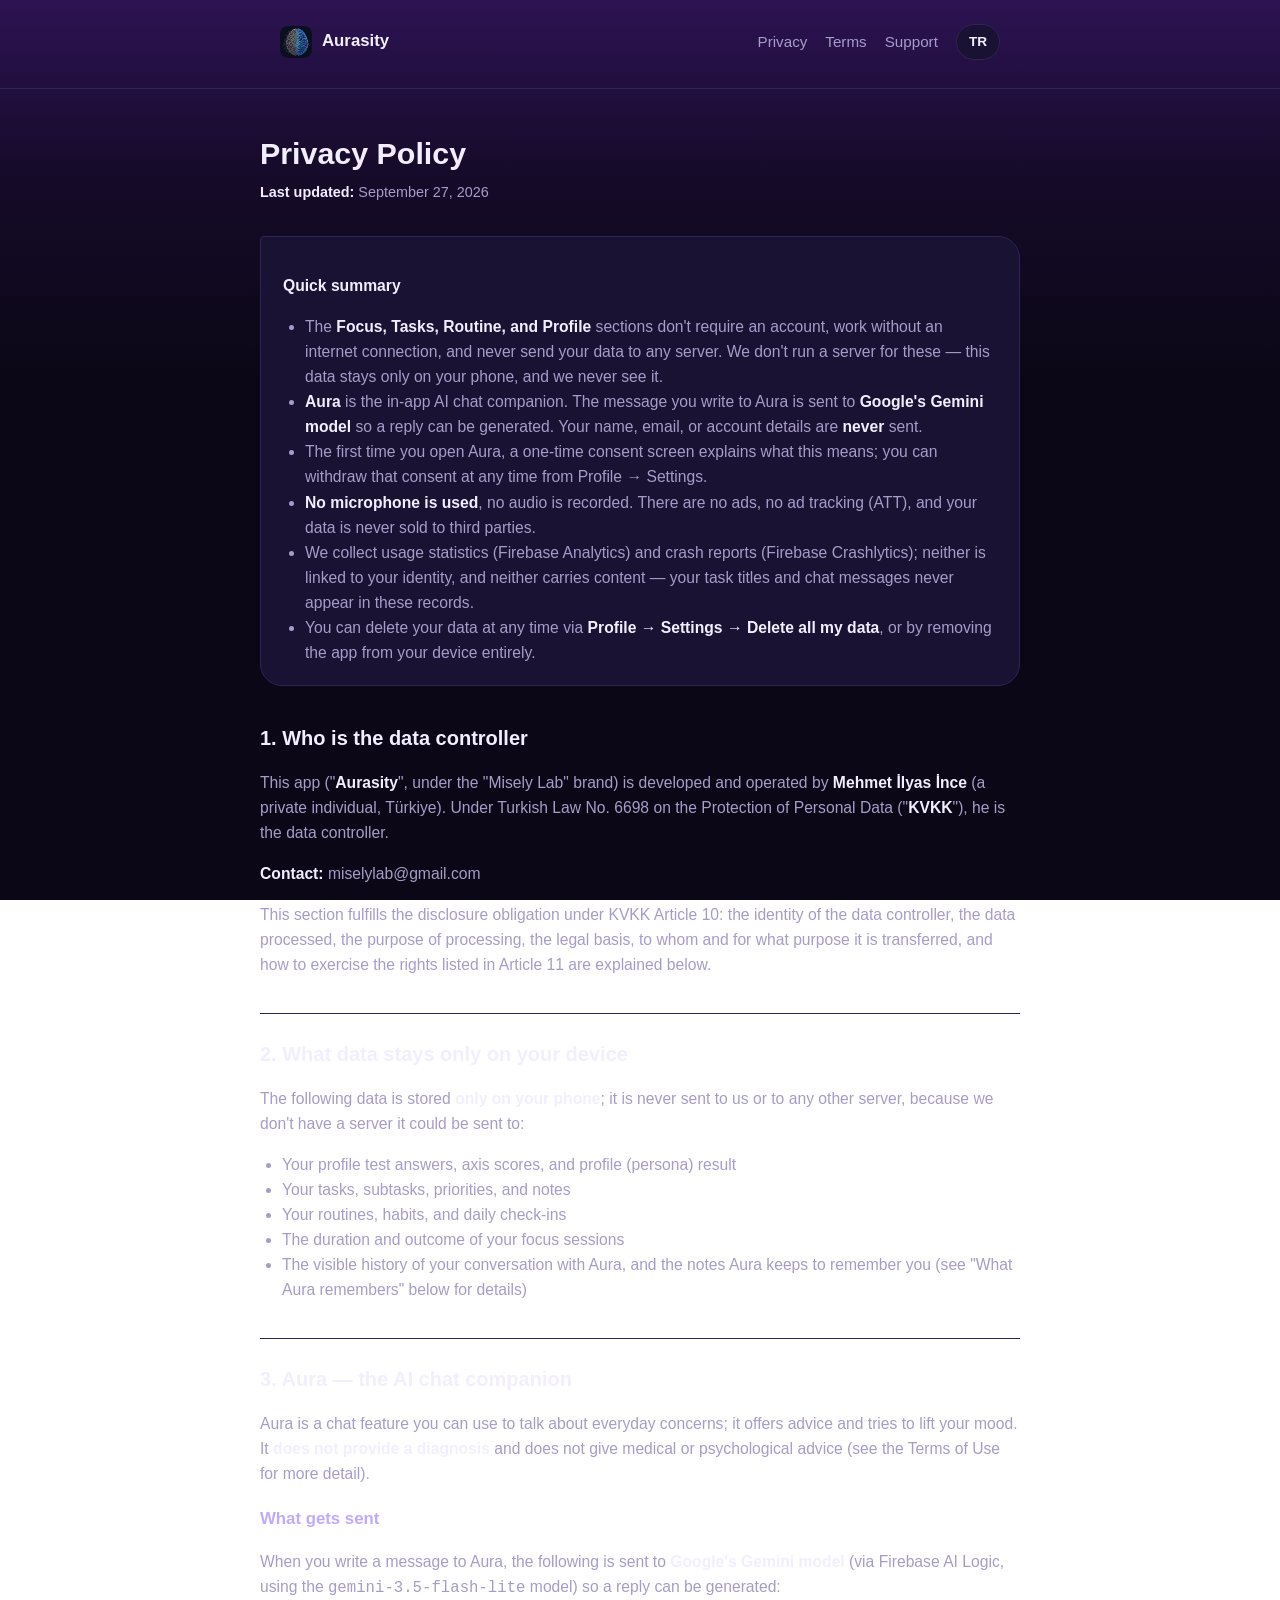
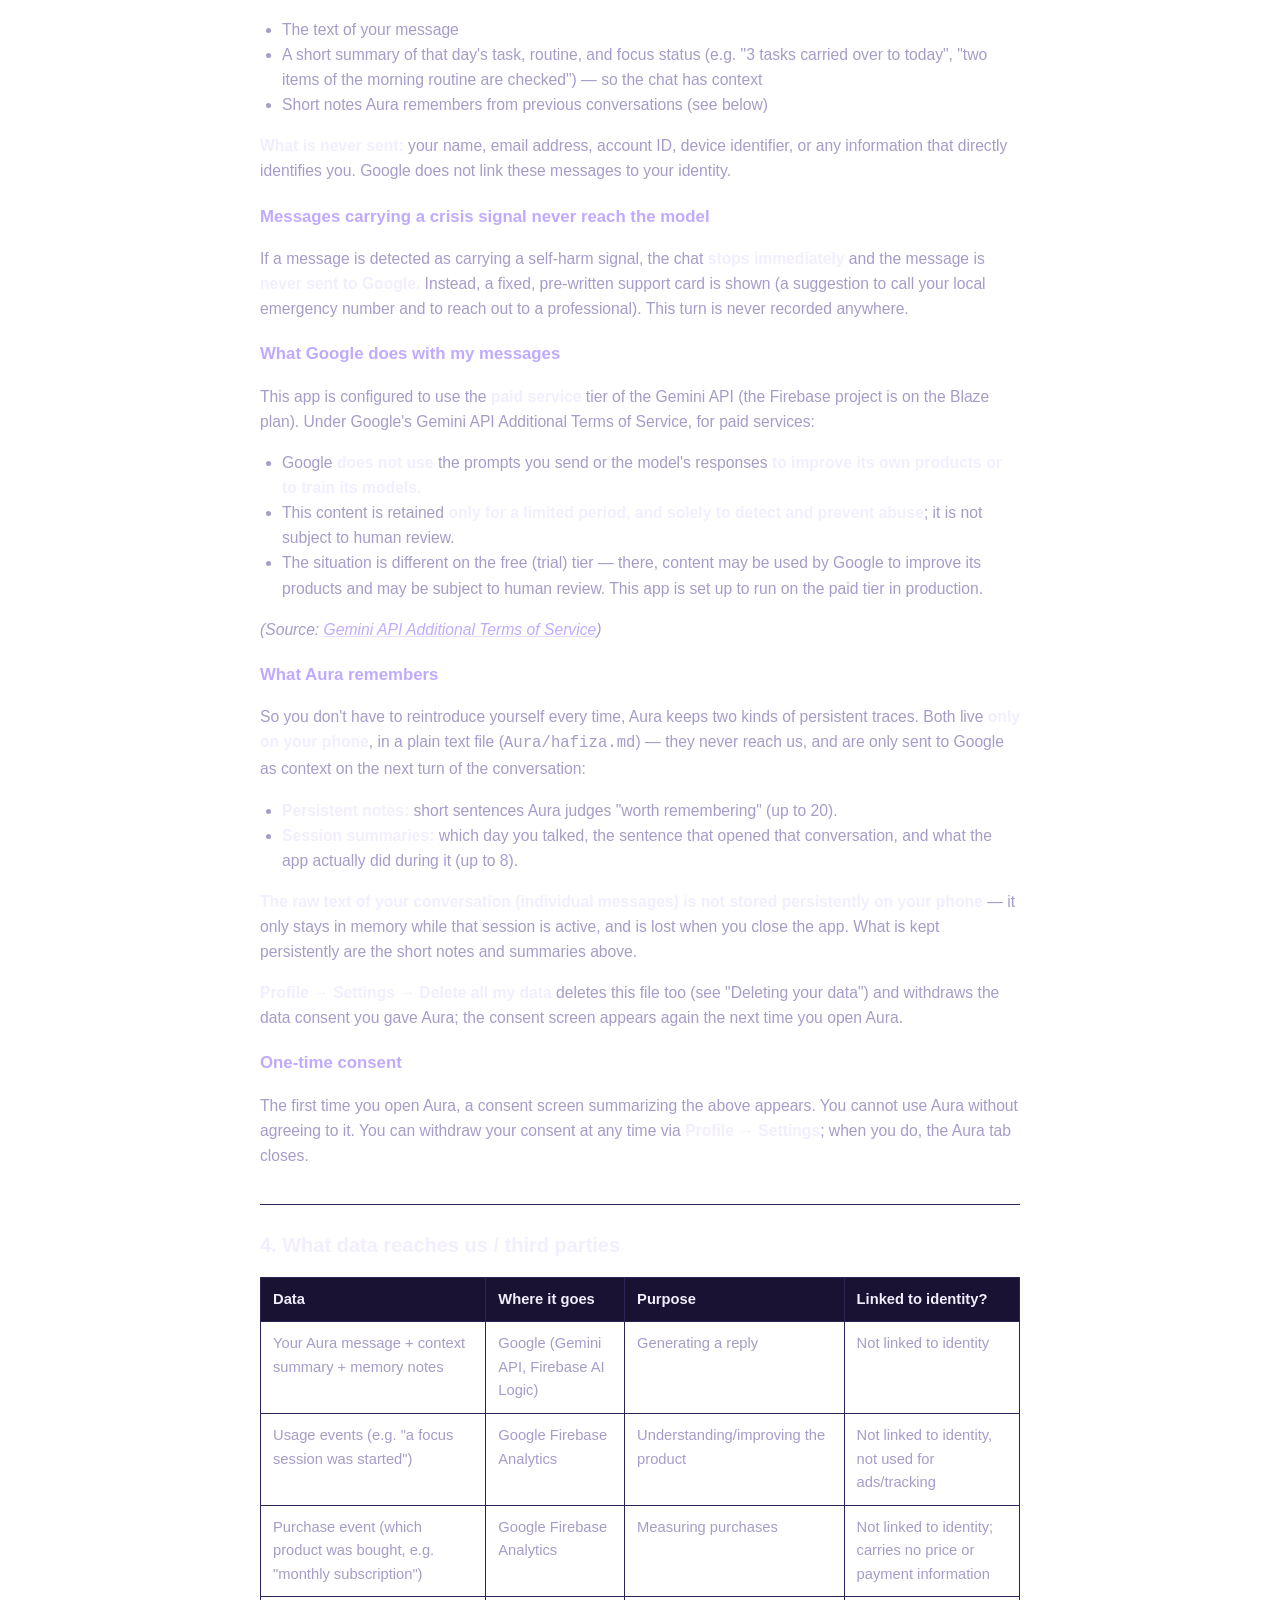
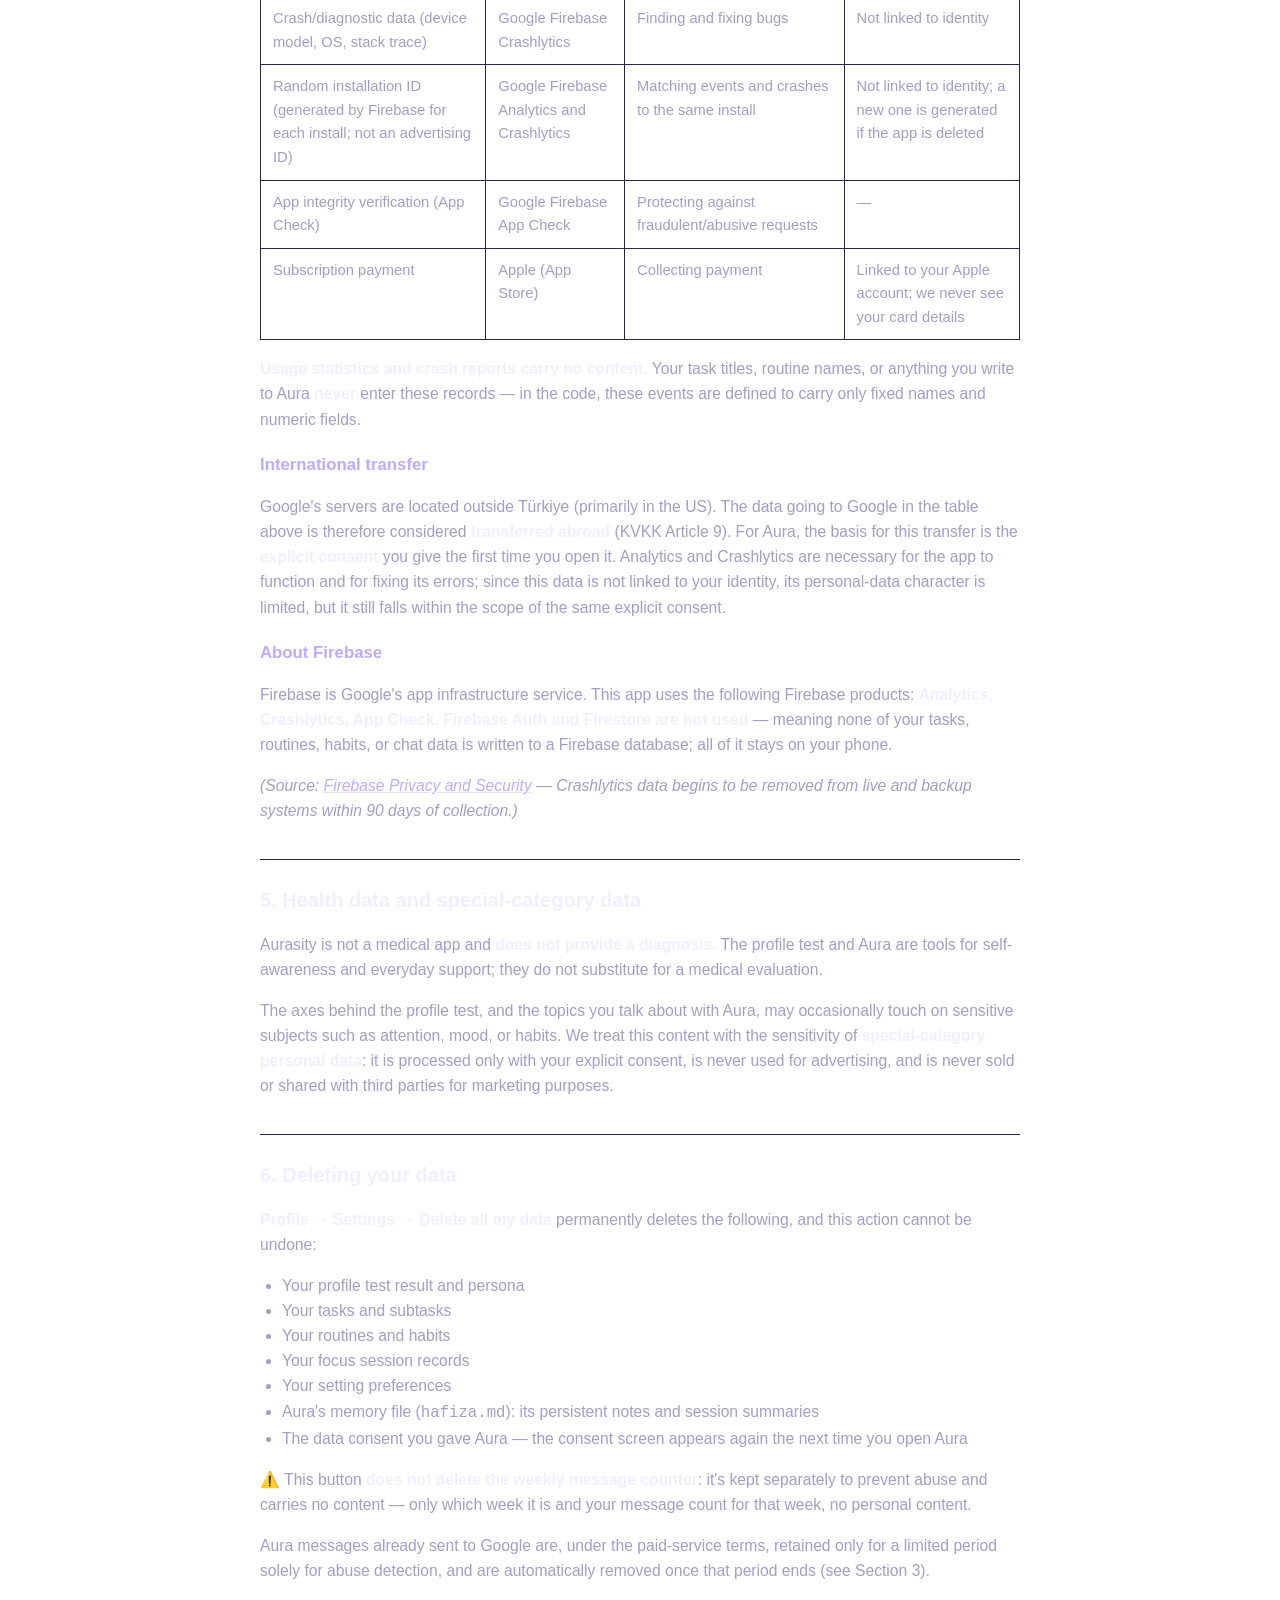
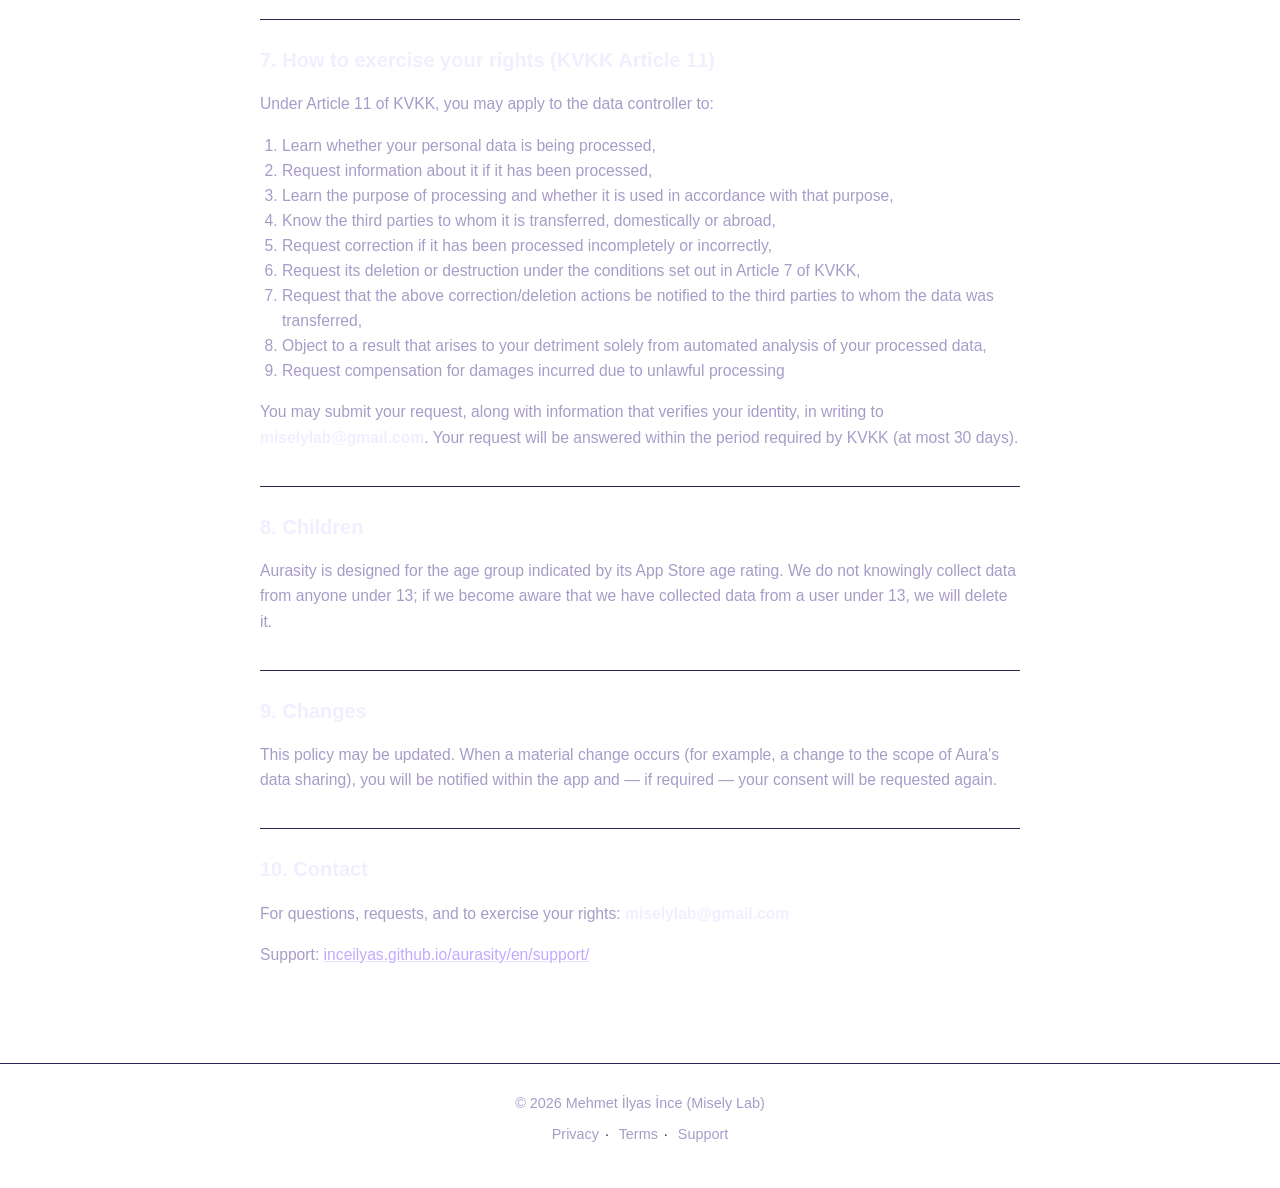
<file: en/privacy/index.html>
<!DOCTYPE html>
<html lang="en">
<head>
<meta charset="UTF-8">
<meta name="viewport" content="width=device-width, initial-scale=1">
<title>Privacy Policy — Aurasity</title>
<meta name="description" content="Aurasity's privacy policy: what stays on your device, what Aura sends to Google, and how you can delete your data.">
<link rel="icon" type="image/png" href="../../assets/favicon.png">
<link rel="canonical" href="https://inceilyas.github.io/aurasity/en/privacy/">
<link rel="alternate" hreflang="tr" href="https://inceilyas.github.io/aurasity/privacy/">
<link rel="alternate" hreflang="en" href="https://inceilyas.github.io/aurasity/en/privacy/">
<link rel="stylesheet" href="../../assets/style.css">
</head>
<body>
<header class="site-header">
  <div class="wrap">
    <a class="brand" href="../">
      <img src="../../assets/logo.png" alt="Aurasity logo" width="32" height="32">
      Aurasity
    </a>
    <nav class="top-nav" aria-label="Site navigation">
      <a href="../privacy/">Privacy</a>
      <a href="../terms/">Terms</a>
      <a href="../support/">Support</a>
      <a class="lang-switch" href="../../privacy/" hreflang="tr">TR</a>
    </nav>
  </div>
</header>

<main class="wrap doc">
  <h1>Privacy Policy</h1>
  <p class="updated"><strong>Last updated:</strong> September 27, 2026</p>

  <div class="summary-box">
    <p><strong>Quick summary</strong></p>
    <ul>
      <li>The <strong>Focus, Tasks, Routine, and Profile</strong>
        sections don't require an account, work without an internet
        connection, and never send your data to any server. We don't run
        a server for these — this data stays only on your phone, and we
        never see it.</li>
      <li><strong>Aura</strong> is the in-app AI chat companion. The
        message you write to Aura is sent to <strong>Google's Gemini
        model</strong> so a reply can be generated. Your name, email, or
        account details are <strong>never</strong> sent.</li>
      <li>The first time you open Aura, a one-time consent screen
        explains what this means; you can withdraw that consent at any
        time from Profile → Settings.</li>
      <li><strong>No microphone is used</strong>, no audio is recorded.
        There are no ads, no ad tracking (ATT), and your data is never
        sold to third parties.</li>
      <li>We collect usage statistics (Firebase Analytics) and crash
        reports (Firebase Crashlytics); neither is linked to your
        identity, and neither carries content — your task titles and
        chat messages never appear in these records.</li>
      <li>You can delete your data at any time via
        <strong>Profile → Settings → Delete all my data</strong>, or by
        removing the app from your device entirely.</li>
    </ul>
  </div>

  <h2>1. Who is the data controller</h2>
  <p>
    This app ("<strong>Aurasity</strong>", under the "Misely Lab" brand) is
    developed and operated by <strong>Mehmet İlyas İnce</strong> (a
    private individual, Türkiye). Under Turkish Law No. 6698 on the
    Protection of Personal Data ("<strong>KVKK</strong>"), he is the data
    controller.
  </p>
  <p><strong>Contact:</strong> miselylab@gmail.com</p>
  <p>
    This section fulfills the disclosure obligation under KVKK Article
    10: the identity of the data controller, the data processed, the
    purpose of processing, the legal basis, to whom and for what purpose
    it is transferred, and how to exercise the rights listed in Article
    11 are explained below.
  </p>

  <h2>2. What data stays only on your device</h2>
  <p>
    The following data is stored <strong>only on your phone</strong>; it
    is never sent to us or to any other server, because we don't have a
    server it could be sent to:
  </p>
  <ul>
    <li>Your profile test answers, axis scores, and profile (persona) result</li>
    <li>Your tasks, subtasks, priorities, and notes</li>
    <li>Your routines, habits, and daily check-ins</li>
    <li>The duration and outcome of your focus sessions</li>
    <li>The visible history of your conversation with Aura, and the
      notes Aura keeps to remember you (see "What Aura remembers"
      below for details)</li>
  </ul>

  <h2>3. Aura — the AI chat companion</h2>
  <p>
    Aura is a chat feature you can use to talk about everyday concerns;
    it offers advice and tries to lift your mood. It <strong>does not
    provide a diagnosis</strong> and does not give medical or
    psychological advice (see the Terms of Use for more detail).
  </p>

  <h3>What gets sent</h3>
  <p>
    When you write a message to Aura, the following is sent to
    <strong>Google's Gemini model</strong> (via Firebase AI Logic, using
    the <code>gemini-3.5-flash-lite</code> model) so a reply can be
    generated:
  </p>
  <ul>
    <li>The text of your message</li>
    <li>A short summary of that day's task, routine, and focus status
      (e.g. "3 tasks carried over to today", "two items of the morning
      routine are checked") — so the chat has context</li>
    <li>Short notes Aura remembers from previous conversations (see
      below)</li>
  </ul>
  <p>
    <strong>What is never sent:</strong> your name, email address,
    account ID, device identifier, or any information that directly
    identifies you. Google does not link these messages to your
    identity.
  </p>

  <h3>Messages carrying a crisis signal never reach the model</h3>
  <p>
    If a message is detected as carrying a self-harm signal, the chat
    <strong>stops immediately</strong> and the message is <strong>never
    sent to Google.</strong> Instead, a fixed, pre-written support card
    is shown (a suggestion to call your local emergency number and to
    reach out to a professional). This turn is never recorded anywhere.
  </p>

  <h3>What Google does with my messages</h3>
  <p>
    This app is configured to use the <strong>paid service</strong> tier
    of the Gemini API (the Firebase project is on the Blaze plan). Under
    Google's Gemini API Additional Terms of Service, for paid services:
  </p>
  <ul>
    <li>Google <strong>does not use</strong> the prompts you send or the
      model's responses <strong>to improve its own products or to train
      its models.</strong></li>
    <li>This content is retained <strong>only for a limited period, and
      solely to detect and prevent abuse</strong>; it is not subject to
      human review.</li>
    <li>The situation is different on the free (trial) tier — there,
      content may be used by Google to improve its products and may be
      subject to human review. This app is set up to run on the paid
      tier in production.</li>
  </ul>
  <p>
    <em>(Source:
    <a href="https://ai.google.dev/gemini-api/terms" rel="nofollow noopener" target="_blank">Gemini API Additional Terms of Service</a>)</em>
  </p>

  <h3>What Aura remembers</h3>
  <p>
    So you don't have to reintroduce yourself every time, Aura keeps two
    kinds of persistent traces. Both live <strong>only on your
    phone</strong>, in a plain text file (<code>Aura/hafiza.md</code>) —
    they never reach us, and are only sent to Google as context on the
    next turn of the conversation:
  </p>
  <ul>
    <li><strong>Persistent notes:</strong> short sentences Aura judges
      "worth remembering" (up to 20).</li>
    <li><strong>Session summaries:</strong> which day you talked, the
      sentence that opened that conversation, and what the app actually
      did during it (up to 8).</li>
  </ul>
  <p>
    <strong>The raw text of your conversation (individual messages) is
    not stored persistently on your phone</strong> — it only stays in
    memory while that session is active, and is lost when you close the
    app. What is kept persistently are the short notes and summaries
    above.
  </p>
  <p>
    <strong>Profile → Settings → Delete all my data</strong> deletes this
    file too (see "Deleting your data") and withdraws the data consent
    you gave Aura; the consent screen appears again the next time you
    open Aura.
  </p>

  <h3>One-time consent</h3>
  <p>
    The first time you open Aura, a consent screen summarizing the above
    appears. You cannot use Aura without agreeing to it. You can
    withdraw your consent at any time via <strong>Profile →
    Settings</strong>; when you do, the Aura tab closes.
  </p>

  <h2>4. What data reaches us / third parties</h2>
  <table>
    <thead>
      <tr><th>Data</th><th>Where it goes</th><th>Purpose</th><th>Linked to identity?</th></tr>
    </thead>
    <tbody>
      <tr>
        <td>Your Aura message + context summary + memory notes</td>
        <td>Google (Gemini API, Firebase AI Logic)</td>
        <td>Generating a reply</td>
        <td>Not linked to identity</td>
      </tr>
      <tr>
        <td>Usage events (e.g. "a focus session was started")</td>
        <td>Google Firebase Analytics</td>
        <td>Understanding/improving the product</td>
        <td>Not linked to identity, not used for ads/tracking</td>
      </tr>
      <tr>
        <td>Purchase event (which product was bought, e.g. "monthly subscription")</td>
        <td>Google Firebase Analytics</td>
        <td>Measuring purchases</td>
        <td>Not linked to identity; carries no price or payment information</td>
      </tr>
      <tr>
        <td>Crash/diagnostic data (device model, OS, stack trace)</td>
        <td>Google Firebase Crashlytics</td>
        <td>Finding and fixing bugs</td>
        <td>Not linked to identity</td>
      </tr>
      <tr>
        <td>Random installation ID (generated by Firebase for each install; not an advertising ID)</td>
        <td>Google Firebase Analytics and Crashlytics</td>
        <td>Matching events and crashes to the same install</td>
        <td>Not linked to identity; a new one is generated if the app is deleted</td>
      </tr>
      <tr>
        <td>App integrity verification (App Check)</td>
        <td>Google Firebase App Check</td>
        <td>Protecting against fraudulent/abusive requests</td>
        <td>—</td>
      </tr>
      <tr>
        <td>Subscription payment</td>
        <td>Apple (App Store)</td>
        <td>Collecting payment</td>
        <td>Linked to your Apple account; we never see your card details</td>
      </tr>
    </tbody>
  </table>
  <p>
    <strong>Usage statistics and crash reports carry no content.</strong>
    Your task titles, routine names, or anything you write to Aura
    <strong>never</strong> enter these records — in the code, these
    events are defined to carry only fixed names and numeric fields.
  </p>

  <h3>International transfer</h3>
  <p>
    Google's servers are located outside Türkiye (primarily in the US).
    The data going to Google in the table above is therefore considered
    <strong>transferred abroad</strong> (KVKK Article 9). For Aura, the
    basis for this transfer is the <strong>explicit consent</strong> you
    give the first time you open it. Analytics and Crashlytics are
    necessary for the app to function and for fixing its errors; since
    this data is not linked to your identity, its personal-data character
    is limited, but it still falls within the scope of the same explicit
    consent.
  </p>

  <h3>About Firebase</h3>
  <p>
    Firebase is Google's app infrastructure service. This app uses the
    following Firebase products: <strong>Analytics, Crashlytics, App
    Check.</strong> <strong>Firebase Auth and Firestore are not
    used</strong> — meaning none of your tasks, routines, habits, or chat
    data is written to a Firebase database; all of it stays on your
    phone.
  </p>
  <p>
    <em>(Source:
    <a href="https://firebase.google.com/support/privacy" rel="nofollow noopener" target="_blank">Firebase Privacy and Security</a>
    — Crashlytics data begins to be removed from live and backup systems
    within 90 days of collection.)</em>
  </p>

  <h2>5. Health data and special-category data</h2>
  <p>
    Aurasity is not a medical app and <strong>does not provide a
    diagnosis.</strong> The profile test and Aura are tools for
    self-awareness and everyday support; they do not substitute for a
    medical evaluation.
  </p>
  <p>
    The axes behind the profile test, and the topics you talk about with
    Aura, may occasionally touch on sensitive subjects such as attention,
    mood, or habits. We treat this content with the sensitivity of
    <strong>special-category personal data</strong>: it is processed only
    with your explicit consent, is never used for advertising, and is
    never sold or shared with third parties for marketing purposes.
  </p>

  <h2>6. Deleting your data</h2>
  <p>
    <strong>Profile → Settings → Delete all my data</strong> permanently
    deletes the following, and this action cannot be undone:
  </p>
  <ul>
    <li>Your profile test result and persona</li>
    <li>Your tasks and subtasks</li>
    <li>Your routines and habits</li>
    <li>Your focus session records</li>
    <li>Your setting preferences</li>
    <li>Aura's memory file (<code>hafiza.md</code>): its persistent notes
      and session summaries</li>
    <li>The data consent you gave Aura — the consent screen appears
      again the next time you open Aura</li>
  </ul>
  <p>
    ⚠️ This button <strong>does not delete the weekly message
    counter</strong>: it's kept separately to prevent abuse and carries
    no content — only which week it is and your message count for that
    week, no personal content.
  </p>
  <p>
    Aura messages already sent to Google are, under the paid-service
    terms, retained only for a limited period solely for abuse detection,
    and are automatically removed once that period ends (see Section 3).
  </p>

  <h2>7. How to exercise your rights (KVKK Article 11)</h2>
  <p>
    Under Article 11 of KVKK, you may apply to the data controller to:
  </p>
  <ol>
    <li>Learn whether your personal data is being processed,</li>
    <li>Request information about it if it has been processed,</li>
    <li>Learn the purpose of processing and whether it is used in
      accordance with that purpose,</li>
    <li>Know the third parties to whom it is transferred, domestically or
      abroad,</li>
    <li>Request correction if it has been processed incompletely or
      incorrectly,</li>
    <li>Request its deletion or destruction under the conditions set out
      in Article 7 of KVKK,</li>
    <li>Request that the above correction/deletion actions be notified to
      the third parties to whom the data was transferred,</li>
    <li>Object to a result that arises to your detriment solely from
      automated analysis of your processed data,</li>
    <li>Request compensation for damages incurred due to unlawful
      processing</li>
  </ol>
  <p>
    You may submit your request, along with information that verifies
    your identity, in writing to <strong>miselylab@gmail.com</strong>.
    Your request will be answered within the period required by KVKK (at
    most 30 days).
  </p>

  <h2>8. Children</h2>
  <p>
    Aurasity is designed for the age group indicated by its App Store age
    rating. We do not knowingly collect data from anyone under 13; if we
    become aware that we have collected data from a user under 13, we
    will delete it.
  </p>

  <h2>9. Changes</h2>
  <p>
    This policy may be updated. When a material change occurs (for
    example, a change to the scope of Aura's data sharing), you will be
    notified within the app and — if required — your consent will be
    requested again.
  </p>

  <h2>10. Contact</h2>
  <p>
    For questions, requests, and to exercise your rights:
    <strong>miselylab@gmail.com</strong>
  </p>
  <p>Support: <a href="../support/">inceilyas.github.io/aurasity/en/support/</a></p>
</main>

<footer class="site-footer">
  <div class="wrap">
    <div>© 2026 Mehmet İlyas İnce (Misely Lab)</div>
    <div class="footer-links">
      <a href="../privacy/">Privacy</a><span>·</span>
      <a href="../terms/">Terms</a><span>·</span>
      <a href="../support/">Support</a>
    </div>
  </div>
</footer>
</body>
</html>
</file>
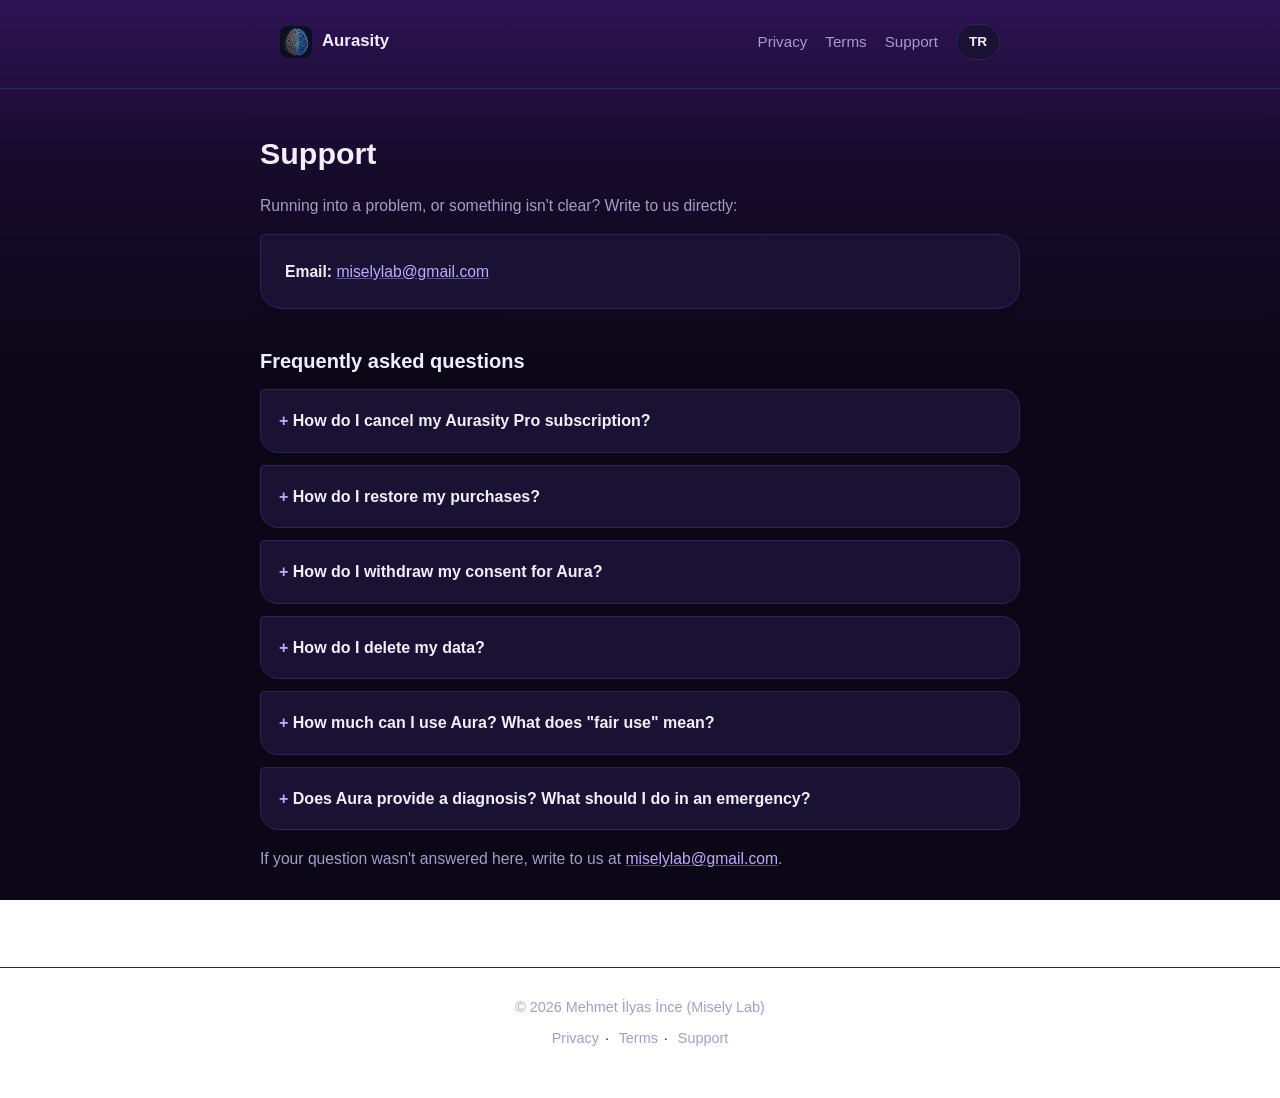
<file: en/support/index.html>
<!DOCTYPE html>
<html lang="en">
<head>
<meta charset="UTF-8">
<meta name="viewport" content="width=device-width, initial-scale=1">
<title>Support — Aurasity</title>
<meta name="description" content="Support for Aurasity: contact us, cancel your subscription, restore purchases, delete your data, and frequently asked questions.">
<link rel="icon" type="image/png" href="../../assets/favicon.png">
<link rel="canonical" href="https://inceilyas.github.io/aurasity/en/support/">
<link rel="alternate" hreflang="tr" href="https://inceilyas.github.io/aurasity/support/">
<link rel="alternate" hreflang="en" href="https://inceilyas.github.io/aurasity/en/support/">
<link rel="stylesheet" href="../../assets/style.css">
</head>
<body>
<header class="site-header">
  <div class="wrap">
    <a class="brand" href="../">
      <img src="../../assets/logo.png" alt="Aurasity logo" width="32" height="32">
      Aurasity
    </a>
    <nav class="top-nav" aria-label="Site navigation">
      <a href="../privacy/">Privacy</a>
      <a href="../terms/">Terms</a>
      <a href="../support/">Support</a>
      <a class="lang-switch" href="../../support/" hreflang="tr">TR</a>
    </nav>
  </div>
</header>

<main class="wrap doc">
  <h1>Support</h1>
  <p>
    Running into a problem, or something isn't clear? Write to us
    directly:
  </p>
  <div class="card" style="margin-bottom: 32px;">
    <p style="margin:0;">
      <strong>Email:</strong>
      <a href="mailto:miselylab@gmail.com">miselylab@gmail.com</a>
    </p>
  </div>

  <h2>Frequently asked questions</h2>

  <details class="faq">
    <summary>How do I cancel my Aurasity Pro subscription?</summary>
    <p>
      Subscription cancellation is managed through the App Store, not
      from within the app. On your iPhone, go to
      <strong>Settings → [your name] → Subscriptions → Aurasity Pro →
      Cancel Subscription</strong>. Cancellation must be done at least 24
      hours before your current paid period ends; once you cancel, you
      keep using Aura until the end of the period you already paid for.
    </p>
  </details>

  <details class="faq">
    <summary>How do I restore my purchases?</summary>
    <p>
      If you already purchased Aurasity Pro and switched to a new device, or
      reinstalled the app, use the "Restore purchases" option in
      <strong>Profile → Settings</strong> to re-activate your
      subscription on the same Apple account.
    </p>
  </details>

  <details class="faq">
    <summary>How do I withdraw my consent for Aura?</summary>
    <p>
      You can withdraw the consent you gave the first time you opened
      Aura at any time via <strong>Profile → Settings</strong>. When you
      do, the Aura tab closes and your messages stop being sent to
      Google.
    </p>
  </details>

  <details class="faq">
    <summary>How do I delete my data?</summary>
    <p>
      Go to <strong>Profile → Settings → Delete all my data</strong> to
      permanently delete your profile result, tasks, routines, habits,
      focus session records, setting preferences, and Aura's memory file
      (its persistent notes and session summaries); this action cannot be
      undone and also withdraws the data consent you gave Aura. The
      weekly message counter, kept to prevent abuse, is not included in
      this deletion. See the
      <a href="../privacy/">Privacy Policy</a> for details.
    </p>
  </details>

  <details class="faq">
    <summary>How much can I use Aura? What does "fair use" mean?</summary>
    <p>
      So that everyone can access Aura fairly, a limit of 100 messages
      per week per person applies; the counter resets every Monday. You
      get a gentle reminder as you approach the limit, and once you
      reach it, Aura will tell you it renews on Monday.
    </p>
  </details>

  <details class="faq">
    <summary>Does Aura provide a diagnosis? What should I do in an emergency?</summary>
    <p>
      No. Aura does not provide a diagnosis and does not give medical or
      psychological advice — it's a chat companion that listens to your
      everyday concerns and tries to lift your mood. If you're in an
      emergency, don't wait on Aura — call your local emergency number;
      if you have a serious concern about your mental health, consult a
      professional.
    </p>
  </details>

  <p>
    If your question wasn't answered here, write to us at
    <a href="mailto:miselylab@gmail.com">miselylab@gmail.com</a>.
  </p>
</main>

<footer class="site-footer">
  <div class="wrap">
    <div>© 2026 Mehmet İlyas İnce (Misely Lab)</div>
    <div class="footer-links">
      <a href="../privacy/">Privacy</a><span>·</span>
      <a href="../terms/">Terms</a><span>·</span>
      <a href="../support/">Support</a>
    </div>
  </div>
</footer>
</body>
</html>
</file>
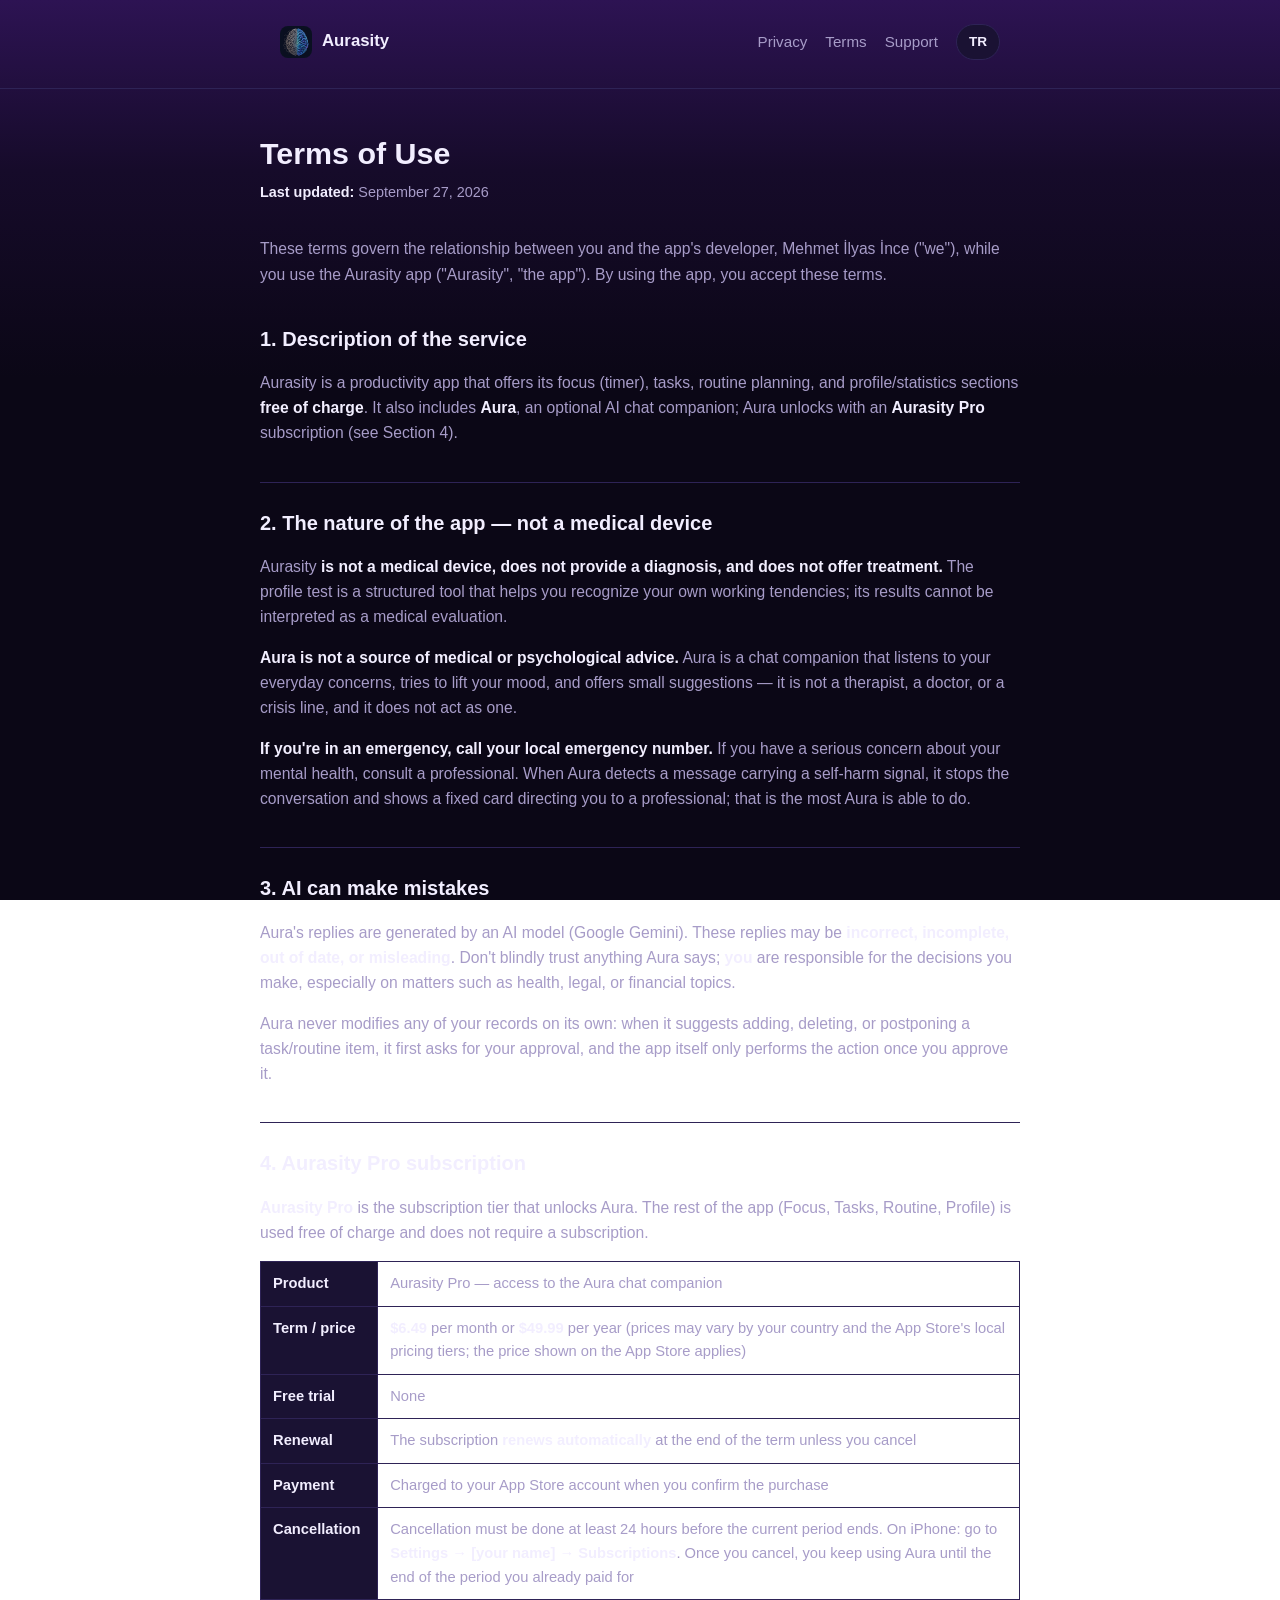
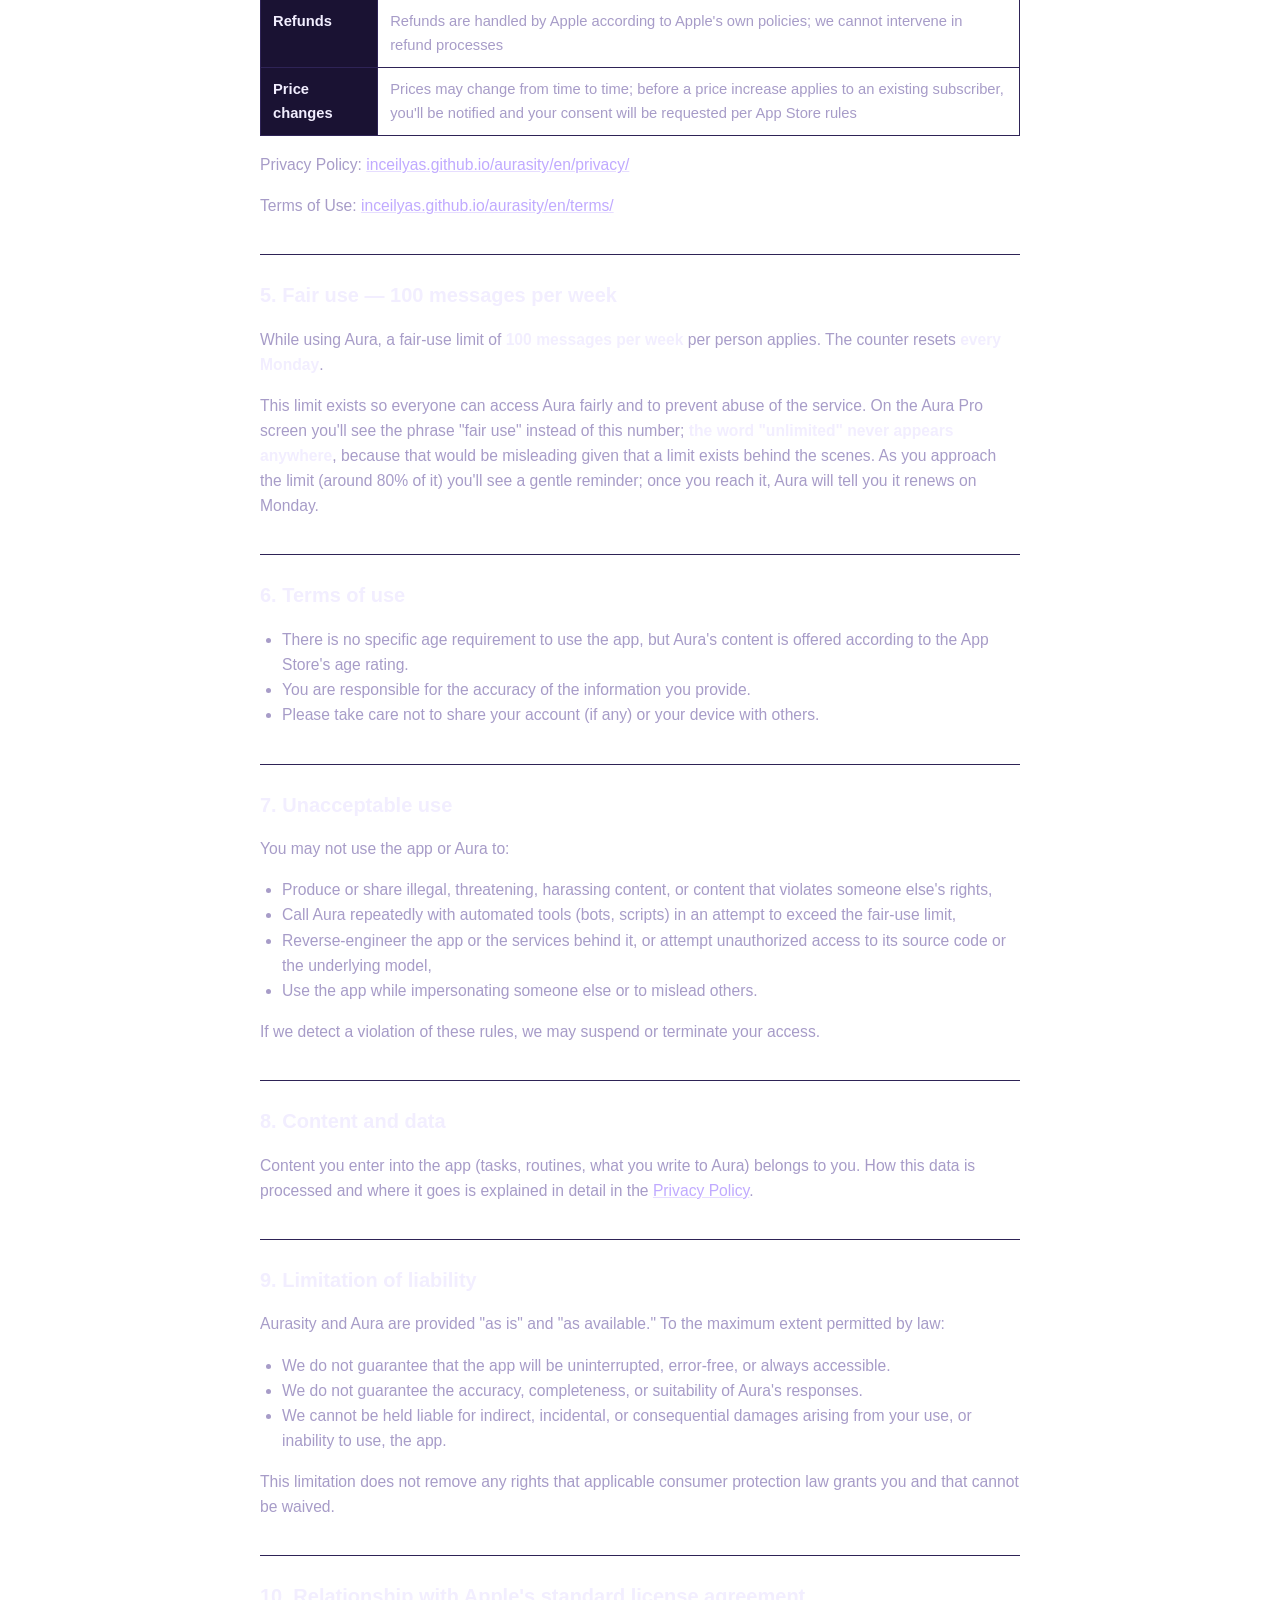
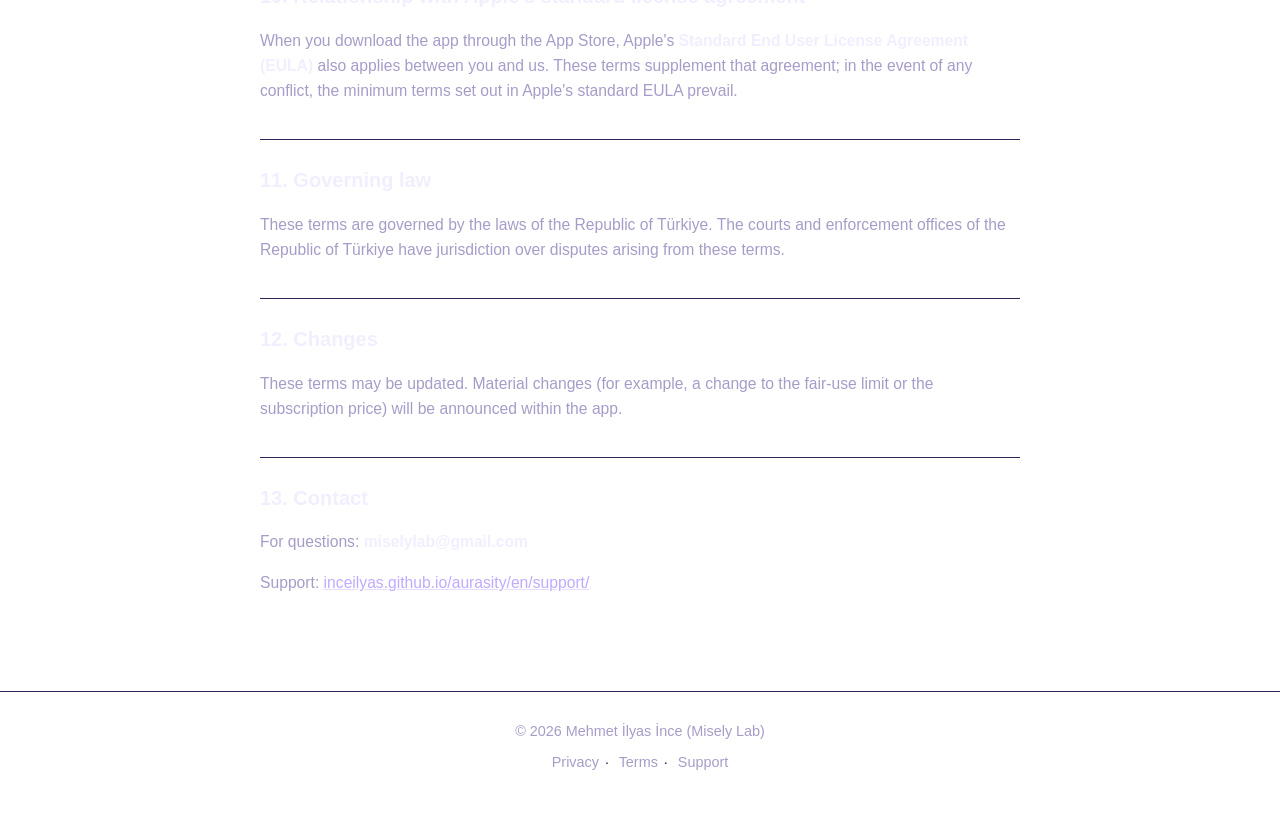
<file: en/terms/index.html>
<!DOCTYPE html>
<html lang="en">
<head>
<meta charset="UTF-8">
<meta name="viewport" content="width=device-width, initial-scale=1">
<title>Terms of Use — Aurasity</title>
<meta name="description" content="Aurasity's terms of use: the Aurasity Pro subscription, pricing, fair-use limits, and liability disclaimers.">
<link rel="icon" type="image/png" href="../../assets/favicon.png">
<link rel="canonical" href="https://inceilyas.github.io/aurasity/en/terms/">
<link rel="alternate" hreflang="tr" href="https://inceilyas.github.io/aurasity/terms/">
<link rel="alternate" hreflang="en" href="https://inceilyas.github.io/aurasity/en/terms/">
<link rel="stylesheet" href="../../assets/style.css">
</head>
<body>
<header class="site-header">
  <div class="wrap">
    <a class="brand" href="../">
      <img src="../../assets/logo.png" alt="Aurasity logo" width="32" height="32">
      Aurasity
    </a>
    <nav class="top-nav" aria-label="Site navigation">
      <a href="../privacy/">Privacy</a>
      <a href="../terms/">Terms</a>
      <a href="../support/">Support</a>
      <a class="lang-switch" href="../../terms/" hreflang="tr">TR</a>
    </nav>
  </div>
</header>

<main class="wrap doc">
  <h1>Terms of Use</h1>
  <p class="updated"><strong>Last updated:</strong> September 27, 2026</p>

  <p>
    These terms govern the relationship between you and the app's
    developer, Mehmet İlyas İnce ("we"), while you use the Aurasity app
    ("Aurasity", "the app"). By using the app, you accept these terms.
  </p>

  <h2>1. Description of the service</h2>
  <p>
    Aurasity is a productivity app that offers its focus (timer), tasks,
    routine planning, and profile/statistics sections <strong>free of
    charge</strong>. It also includes <strong>Aura</strong>, an optional
    AI chat companion; Aura unlocks with an <strong>Aurasity Pro</strong>
    subscription (see Section 4).
  </p>

  <h2>2. The nature of the app — not a medical device</h2>
  <p>
    Aurasity <strong>is not a medical device, does not provide a diagnosis,
    and does not offer treatment.</strong> The profile test is a
    structured tool that helps you recognize your own working tendencies;
    its results cannot be interpreted as a medical evaluation.
  </p>
  <p>
    <strong>Aura is not a source of medical or psychological
    advice.</strong> Aura is a chat companion that listens to your
    everyday concerns, tries to lift your mood, and offers small
    suggestions — it is not a therapist, a doctor, or a crisis line, and
    it does not act as one.
  </p>
  <p>
    <strong>If you're in an emergency, call your local emergency
    number.</strong> If you have a serious concern about your mental
    health, consult a professional. When Aura detects a message carrying
    a self-harm signal, it stops the conversation and shows a fixed card
    directing you to a professional; that is the most Aura is able to
    do.
  </p>

  <h2>3. AI can make mistakes</h2>
  <p>
    Aura's replies are generated by an AI model (Google Gemini). These
    replies may be <strong>incorrect, incomplete, out of date, or
    misleading</strong>. Don't blindly trust anything Aura says;
    <strong>you</strong> are responsible for the decisions you make,
    especially on matters such as health, legal, or financial topics.
  </p>
  <p>
    Aura never modifies any of your records on its own: when it suggests
    adding, deleting, or postponing a task/routine item, it first asks
    for your approval, and the app itself only performs the action once
    you approve it.
  </p>

  <h2>4. Aurasity Pro subscription</h2>
  <p>
    <strong>Aurasity Pro</strong> is the subscription tier that unlocks
    Aura. The rest of the app (Focus, Tasks, Routine, Profile) is used
    free of charge and does not require a subscription.
  </p>
  <table>
    <tbody>
      <tr><th>Product</th><td>Aurasity Pro — access to the Aura chat companion</td></tr>
      <tr><th>Term / price</th><td><strong>$6.49</strong> per month or <strong>$49.99</strong> per year (prices may vary by your country and the App Store's local pricing tiers; the price shown on the App Store applies)</td></tr>
      <tr><th>Free trial</th><td>None</td></tr>
      <tr><th>Renewal</th><td>The subscription <strong>renews automatically</strong> at the end of the term unless you cancel</td></tr>
      <tr><th>Payment</th><td>Charged to your App Store account when you confirm the purchase</td></tr>
      <tr><th>Cancellation</th><td>Cancellation must be done at least 24 hours before the current period ends. On iPhone: go to <strong>Settings → [your name] → Subscriptions</strong>. Once you cancel, you keep using Aura until the end of the period you already paid for</td></tr>
      <tr><th>Refunds</th><td>Refunds are handled by Apple according to Apple's own policies; we cannot intervene in refund processes</td></tr>
      <tr><th>Price changes</th><td>Prices may change from time to time; before a price increase applies to an existing subscriber, you'll be notified and your consent will be requested per App Store rules</td></tr>
    </tbody>
  </table>
  <p>Privacy Policy: <a href="../privacy/">inceilyas.github.io/aurasity/en/privacy/</a></p>
  <p>Terms of Use: <a href="../terms/">inceilyas.github.io/aurasity/en/terms/</a></p>

  <h2>5. Fair use — 100 messages per week</h2>
  <p>
    While using Aura, a fair-use limit of <strong>100 messages per
    week</strong> per person applies. The counter resets <strong>every
    Monday</strong>.
  </p>
  <p>
    This limit exists so everyone can access Aura fairly and to prevent
    abuse of the service. On the Aura Pro screen you'll see the phrase
    "fair use" instead of this number; <strong>the word "unlimited" never
    appears anywhere</strong>, because that would be misleading given
    that a limit exists behind the scenes. As you approach the limit
    (around 80% of it) you'll see a gentle reminder; once you reach it,
    Aura will tell you it renews on Monday.
  </p>

  <h2>6. Terms of use</h2>
  <ul>
    <li>There is no specific age requirement to use the app, but Aura's
      content is offered according to the App Store's age rating.</li>
    <li>You are responsible for the accuracy of the information you
      provide.</li>
    <li>Please take care not to share your account (if any) or your
      device with others.</li>
  </ul>

  <h2>7. Unacceptable use</h2>
  <p>You may not use the app or Aura to:</p>
  <ul>
    <li>Produce or share illegal, threatening, harassing content, or
      content that violates someone else's rights,</li>
    <li>Call Aura repeatedly with automated tools (bots, scripts) in an
      attempt to exceed the fair-use limit,</li>
    <li>Reverse-engineer the app or the services behind it, or attempt
      unauthorized access to its source code or the underlying model,</li>
    <li>Use the app while impersonating someone else or to mislead
      others.</li>
  </ul>
  <p>
    If we detect a violation of these rules, we may suspend or terminate
    your access.
  </p>

  <h2>8. Content and data</h2>
  <p>
    Content you enter into the app (tasks, routines, what you write to
    Aura) belongs to you. How this data is processed and where it goes is
    explained in detail in the
    <a href="../privacy/">Privacy Policy</a>.
  </p>

  <h2>9. Limitation of liability</h2>
  <p>
    Aurasity and Aura are provided "as is" and "as available." To the
    maximum extent permitted by law:
  </p>
  <ul>
    <li>We do not guarantee that the app will be uninterrupted,
      error-free, or always accessible.</li>
    <li>We do not guarantee the accuracy, completeness, or suitability of
      Aura's responses.</li>
    <li>We cannot be held liable for indirect, incidental, or
      consequential damages arising from your use, or inability to use,
      the app.</li>
  </ul>
  <p>
    This limitation does not remove any rights that applicable consumer
    protection law grants you and that cannot be waived.
  </p>

  <h2>10. Relationship with Apple's standard license agreement</h2>
  <p>
    When you download the app through the App Store, Apple's
    <strong>Standard End User License Agreement (EULA)</strong> also
    applies between you and us. These terms supplement that agreement;
    in the event of any conflict, the minimum terms set out in Apple's
    standard EULA prevail.
  </p>

  <h2>11. Governing law</h2>
  <p>
    These terms are governed by the laws of the Republic of Türkiye. The
    courts and enforcement offices of the Republic of Türkiye have
    jurisdiction over disputes arising from these terms.
  </p>

  <h2>12. Changes</h2>
  <p>
    These terms may be updated. Material changes (for example, a change
    to the fair-use limit or the subscription price) will be announced
    within the app.
  </p>

  <h2>13. Contact</h2>
  <p>For questions: <strong>miselylab@gmail.com</strong></p>
  <p>Support: <a href="../support/">inceilyas.github.io/aurasity/en/support/</a></p>
</main>

<footer class="site-footer">
  <div class="wrap">
    <div>© 2026 Mehmet İlyas İnce (Misely Lab)</div>
    <div class="footer-links">
      <a href="../privacy/">Privacy</a><span>·</span>
      <a href="../terms/">Terms</a><span>·</span>
      <a href="../support/">Support</a>
    </div>
  </div>
</footer>
</body>
</html>
</file>
<file: assets/style.css>
/* Aurasity — statik tanıtım/hukuk sitesi
   Koyu tema, mor → siyah gradyan. Renkler neura/DesignSystem/Theme.swift
   içindeki Palette ile eşleşir. */

:root {
  --bg-top: #2d1353;
  --bg-mid: #160b2a;
  --bg-bottom: #0b0716;
  --surface: #1a1233;
  --surface-muted: #241946;
  --text: #f2eeff;
  --text-secondary: #a79cc8;
  --accent: #9b7bff;
  --accent-strong: #c0aaff;
  --divider: #2e2356;
  --on-accent: #0b0716;
  --max-width: 760px;
}

* {
  box-sizing: border-box;
}

html {
  -webkit-text-size-adjust: 100%;
}

body {
  margin: 0;
  padding: 0;
  min-height: 100vh;
  background: linear-gradient(
    to bottom,
    var(--bg-top) 0%,
    var(--bg-mid) 19%,
    var(--bg-bottom) 42%,
    var(--bg-bottom) 100%
  );
  background-attachment: fixed;
  color: var(--text);
  font-family: -apple-system, BlinkMacSystemFont, "Segoe UI", Roboto, Helvetica,
    Arial, sans-serif;
  line-height: 1.6;
  -webkit-font-smoothing: antialiased;
}

a {
  color: var(--accent-strong);
  text-decoration-color: rgba(192, 170, 255, 0.4);
}

a:hover,
a:focus {
  text-decoration-color: currentColor;
}

.wrap {
  max-width: var(--max-width);
  margin: 0 auto;
  padding: 0 20px;
}

/* Header */

.site-header {
  padding: 24px 0 8px;
  border-bottom: 1px solid var(--divider);
}

.site-header .wrap {
  display: flex;
  align-items: center;
  justify-content: space-between;
  flex-wrap: wrap;
  gap: 12px;
  padding-bottom: 20px;
}

.brand {
  display: flex;
  align-items: center;
  gap: 10px;
  text-decoration: none;
  color: var(--text);
  font-weight: 600;
  font-size: 1.05rem;
}

.brand img {
  width: 32px;
  height: 32px;
  border-radius: 8px;
  display: block;
}

nav.top-nav {
  display: flex;
  align-items: center;
  gap: 18px;
  flex-wrap: wrap;
  font-size: 0.95rem;
}

nav.top-nav a {
  color: var(--text-secondary);
  text-decoration: none;
}

nav.top-nav a:hover {
  color: var(--text);
}

.lang-switch {
  display: inline-flex;
  align-items: center;
  gap: 6px;
  padding: 6px 12px;
  border-radius: 999px;
  border: 1px solid var(--divider);
  background: var(--surface);
  color: var(--text) !important;
  font-weight: 600;
  font-size: 0.85rem;
}

/* Hero */

.hero {
  padding: 56px 0 32px;
  text-align: center;
}

.hero-logo {
  width: 96px;
  height: 96px;
  border-radius: 22px;
  margin: 0 auto 20px;
  display: block;
}

.hero h1 {
  font-size: clamp(2rem, 6vw, 2.75rem);
  margin: 0 0 8px;
  letter-spacing: -0.01em;
}

.hero .tagline {
  color: var(--accent-strong);
  font-size: 1.15rem;
  font-weight: 600;
  margin: 0 0 20px;
}

.hero .tagline-tr {
  color: var(--text-secondary);
  font-size: 1rem;
  margin: -14px 0 20px;
}

.hero p.lead {
  max-width: 560px;
  margin: 0 auto;
  color: var(--text-secondary);
  font-size: 1.05rem;
}

.cta-row {
  margin-top: 32px;
  display: flex;
  justify-content: center;
}

.btn-store {
  display: inline-block;
  padding: 14px 28px;
  border-radius: 4px 22px 22px 22px;
  background: var(--accent);
  color: var(--on-accent);
  font-weight: 700;
  text-decoration: none;
  font-size: 1rem;
}

.btn-store:hover {
  background: var(--accent-strong);
}

/* Feature grid */

.features {
  display: grid;
  grid-template-columns: repeat(auto-fit, minmax(220px, 1fr));
  gap: 16px;
  margin: 40px 0;
}

.feature-card {
  background: var(--surface);
  border: 1px solid var(--divider);
  border-radius: 4px 22px 22px 22px;
  padding: 22px 20px;
}

.feature-card h3 {
  margin: 0 0 8px;
  font-size: 1.05rem;
  color: var(--text);
}

.feature-card p {
  margin: 0;
  color: var(--text-secondary);
  font-size: 0.95rem;
}

/* Sections */

section.block {
  margin: 44px 0;
}

section.block h2 {
  font-size: 1.4rem;
  margin: 0 0 14px;
}

.card {
  background: var(--surface);
  border: 1px solid var(--divider);
  border-radius: 4px 22px 22px 22px;
  padding: 24px;
}

.disclaimer {
  margin: 40px 0;
  padding: 18px 20px;
  border-radius: 4px 22px 22px 22px;
  background: var(--surface-muted);
  border: 1px solid var(--divider);
  color: var(--text-secondary);
  font-size: 0.92rem;
}

/* Footer */

footer.site-footer {
  border-top: 1px solid var(--divider);
  margin-top: 60px;
  padding: 28px 0 48px;
  color: var(--text-secondary);
  font-size: 0.9rem;
  text-align: center;
}

footer.site-footer a {
  color: var(--text-secondary);
  text-decoration: none;
}

footer.site-footer a:hover {
  color: var(--text);
}

footer.site-footer .footer-links {
  margin-top: 8px;
}

footer.site-footer .footer-links span {
  padding: 0 6px;
  color: var(--divider);
}

/* Legal / document pages */

.doc {
  padding: 40px 0 20px;
}

.doc h1 {
  font-size: 1.9rem;
  margin: 0 0 4px;
}

.doc .updated {
  color: var(--text-secondary);
  font-size: 0.9rem;
  margin: 0 0 32px;
}

.doc h2 {
  font-size: 1.25rem;
  margin: 36px 0 12px;
  border-top: 1px solid var(--divider);
  padding-top: 24px;
}

.doc h2:first-of-type {
  border-top: none;
  padding-top: 0;
}

.doc h3 {
  font-size: 1.05rem;
  margin: 20px 0 8px;
  color: var(--accent-strong);
}

.doc p,
.doc li {
  color: var(--text-secondary);
  font-size: 0.98rem;
}

.doc strong {
  color: var(--text);
}

.doc ul,
.doc ol {
  padding-left: 22px;
}

.doc table {
  width: 100%;
  border-collapse: collapse;
  margin: 16px 0;
  font-size: 0.92rem;
}

.doc th,
.doc td {
  text-align: left;
  padding: 10px 12px;
  border: 1px solid var(--divider);
  color: var(--text-secondary);
  vertical-align: top;
}

.doc th {
  color: var(--text);
  background: var(--surface);
}

.summary-box {
  background: var(--surface);
  border: 1px solid var(--divider);
  border-radius: 4px 22px 22px 22px;
  padding: 20px 22px;
  margin-bottom: 32px;
}

.summary-box ul {
  margin: 0;
}

/* FAQ (support page) */

details.faq {
  background: var(--surface);
  border: 1px solid var(--divider);
  border-radius: 4px 18px 18px 18px;
  margin-bottom: 12px;
  padding: 4px 18px;
}

details.faq summary {
  cursor: pointer;
  padding: 14px 0;
  font-weight: 600;
  color: var(--text);
  list-style: none;
}

details.faq summary::-webkit-details-marker {
  display: none;
}

details.faq summary::before {
  content: "+ ";
  color: var(--accent-strong);
}

details.faq[open] summary::before {
  content: "– ";
}

details.faq p {
  margin: 0 0 16px;
  color: var(--text-secondary);
}

@media (max-width: 480px) {
  .site-header .wrap {
    padding-bottom: 16px;
  }

  .hero {
    padding: 40px 0 24px;
  }

  .card,
  .feature-card,
  .summary-box {
    padding: 18px;
  }
}
</file>
